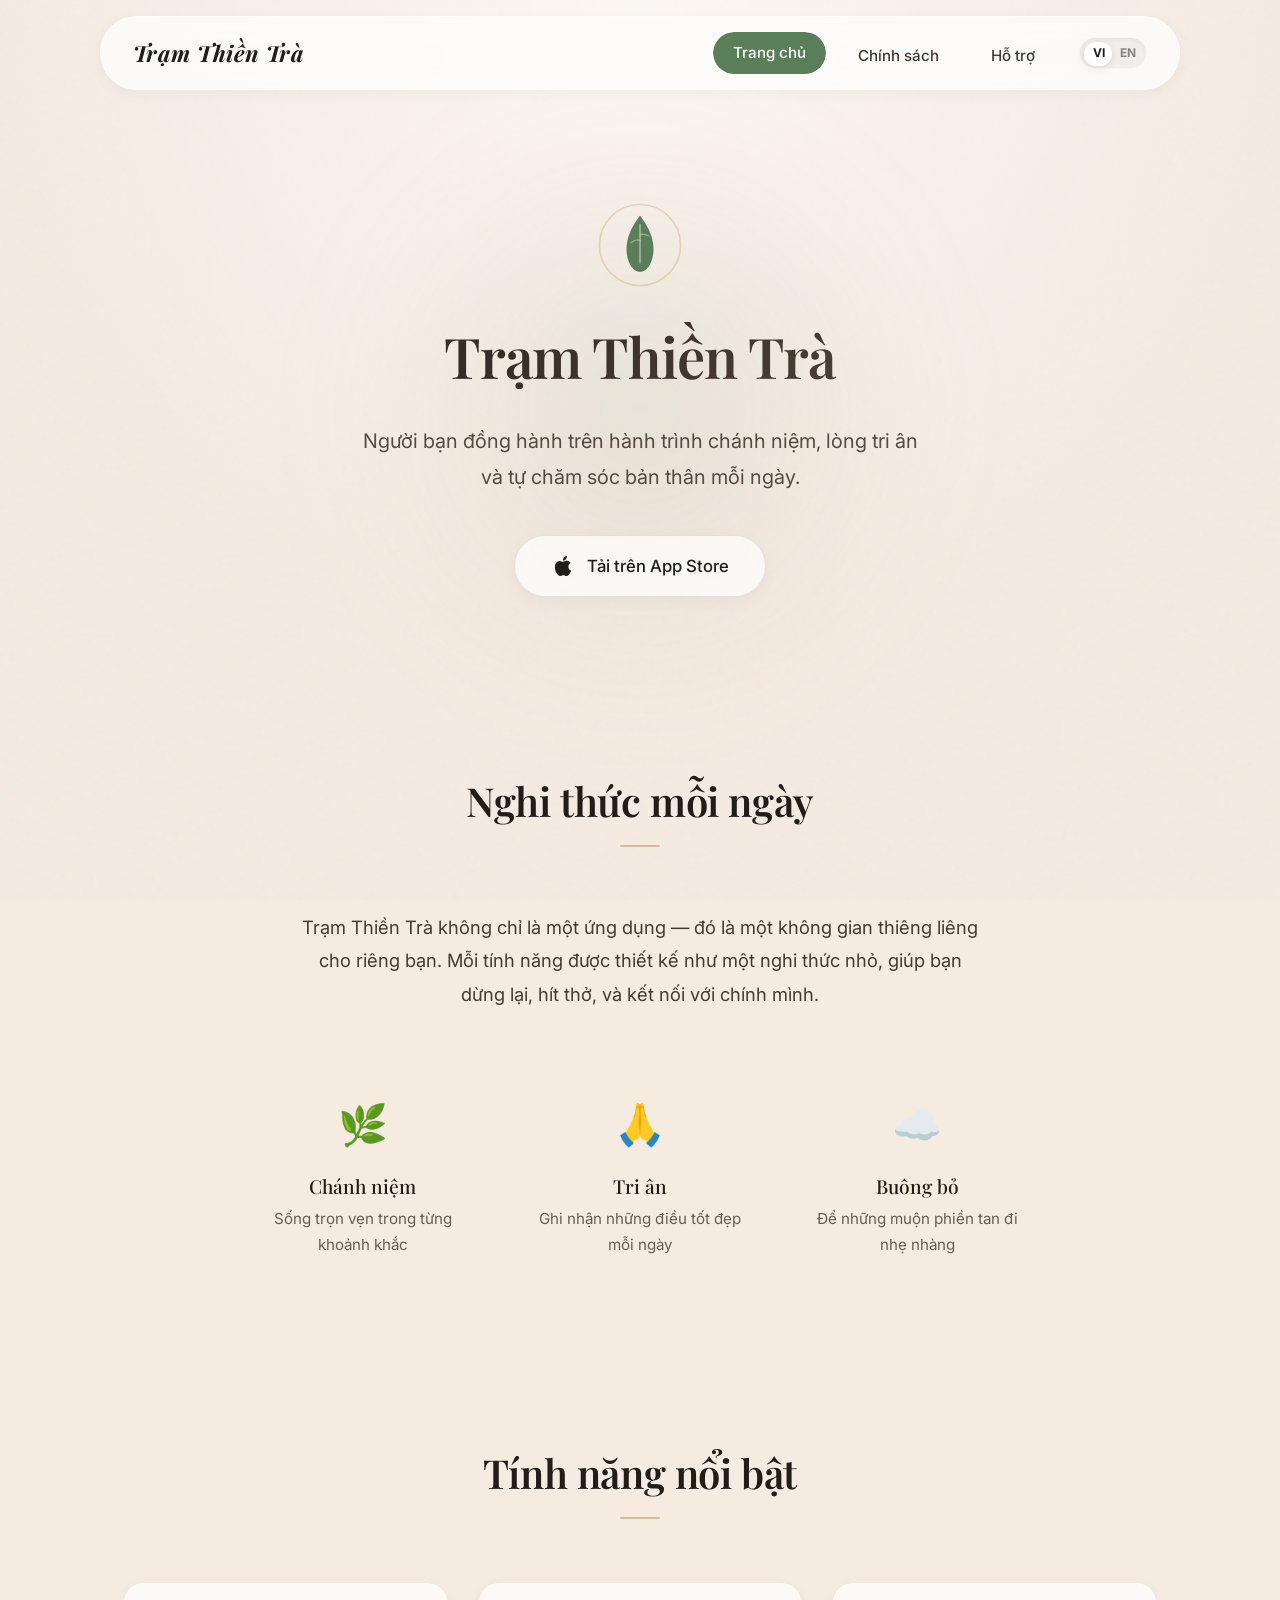
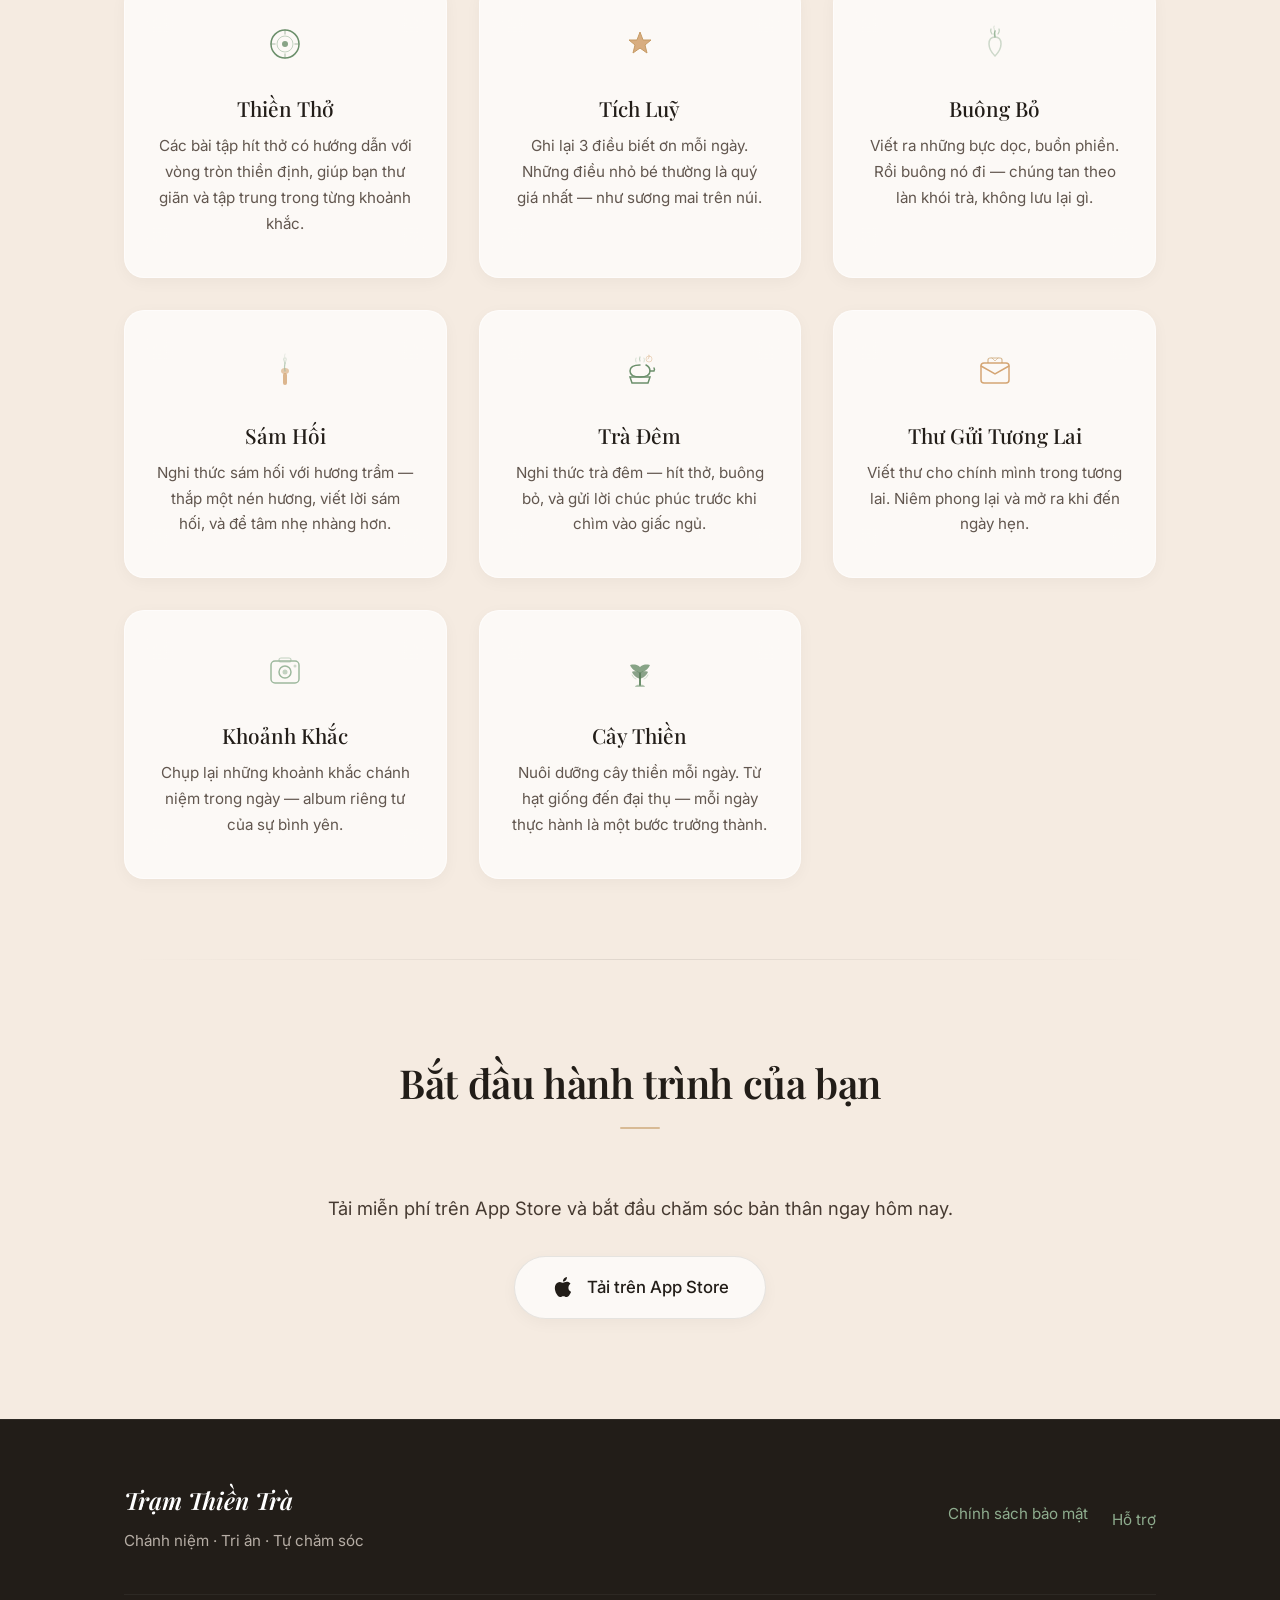
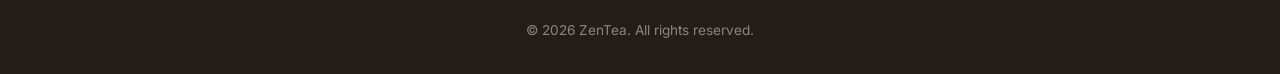
<file: index.html>
<!DOCTYPE html>
<html lang="vi">
<head>
  <meta charset="UTF-8">
  <meta name="viewport" content="width=device-width, initial-scale=1.0">
  <title>Trạm Thiền Trà — Chánh niệm, Tri ân, Tự chăm sóc</title>
  <meta name="description" content="Trạm Thiền Trà giúp bạn thực hành chánh niệm, ghi nhận lòng tri ân và tự chăm sóc bản thân mỗi ngày. Tải miễn phí trên App Store.">
  <meta property="og:title" content="Trạm Thiền Trà — Chánh niệm, Tri ân, Tự chăm sóc">
  <meta property="og:description" content="Ứng dụng tự chăm sóc bản thân với thiền thở, nhật ký tri ân, nghi thức buông bỏ, trà đêm, và nuôi dưỡng cây thiền mỗi ngày.">
  <meta property="og:type" content="website">
  <meta property="og:locale" content="vi_VN">
  <meta name="apple-itunes-app" content="app-id=6763527107">
  <link rel="icon" type="image/svg+xml" href="assets/favicon.svg">
  <link rel="preconnect" href="https://fonts.googleapis.com">
  <link rel="preconnect" href="https://fonts.gstatic.com" crossorigin>
  <link rel="stylesheet" href="css/style.css">
</head>
<body>

  <!-- Header -->
  <header class="site-header">
    <div class="container">
      <a href="index.html" class="site-logo">
        <span class="lang-vi">Trạm Thiền Trà</span>
        <span class="lang-en">ZenTea</span>
      </a>
      
      <div class="header-actions">
        <nav>
          <ul class="site-nav">
            <li><a href="index.html" class="active"><span class="lang-vi">Trang chủ</span><span class="lang-en">Home</span></a></li>
            <li><a href="privacy.html"><span class="lang-vi">Chính sách</span><span class="lang-en">Privacy</span></a></li>
            <li><a href="support.html"><span class="lang-vi">Hỗ trợ</span><span class="lang-en">Support</span></a></li>
          </ul>
        </nav>
        
        <div class="lang-switch-btn" id="langSwitcher" title="Switch Language">
          <div class="lang-switch-slider"></div>
          <div class="lang-text vi">VI</div>
          <div class="lang-text en">EN</div>
        </div>

        <button class="menu-toggle" aria-label="Menu" onclick="document.querySelector('.site-nav').classList.toggle('is-open')">
          <span></span><span></span><span></span>
        </button>
      </div>
    </div>
  </header>

  <main>
    <!-- Hero Section -->
    <section class="hero">
      <div class="hero-bg-blur"></div>
      <div class="container">
        <div class="hero-icon fade-up is-visible">
          <svg viewBox="0 0 80 80" fill="none" xmlns="http://www.w3.org/2000/svg" aria-hidden="true">
            <circle cx="40" cy="40" r="36" stroke="#D4A574" stroke-width="1.5" opacity="0.4"/>
            <path d="M40 14C32 24 28 34 28 44C28 54 33 64 40 64C47 64 52 54 52 44C52 34 48 24 40 14Z" fill="#5A7D5A"/>
            <path d="M40 22V56" stroke="#F5EBE1" stroke-width="1.5" stroke-linecap="round" opacity="0.5"/>
            <path d="M32 38C34 36 38 35 40 36" stroke="#F5EBE1" stroke-width="1.2" stroke-linecap="round" opacity="0.4"/>
            <path d="M48 32C46 31 42 30 40 31" stroke="#F5EBE1" stroke-width="1.2" stroke-linecap="round" opacity="0.4"/>
          </svg>
        </div>
        <h1 class="fade-up delay-100 is-visible">
          <span class="lang-vi">Trạm Thiền Trà</span>
          <span class="lang-en">ZenTea Station</span>
        </h1>
        <p class="tagline fade-up delay-200 is-visible">
          <span class="lang-vi">Người bạn đồng hành trên hành trình chánh niệm, lòng tri ân và tự chăm sóc bản thân mỗi ngày.</span>
          <span class="lang-en">Your companion on the journey of mindfulness, gratitude, and daily self-care.</span>
        </p>
        <a href="#download" class="app-store-btn fade-up delay-300 is-visible">
          <svg viewBox="0 0 24 24" fill="currentColor"><path d="M18.71 19.5c-.83 1.24-1.71 2.45-3.05 2.47-1.34.03-1.77-.79-3.29-.79-1.53 0-2 .77-3.27.82-1.31.05-2.3-1.32-3.14-2.53C4.25 17 2.94 12.45 4.7 9.39c.87-1.52 2.43-2.48 4.12-2.51 1.28-.02 2.5.87 3.29.87.78 0 2.26-1.07 3.8-.91.65.03 2.47.26 3.64 1.98-.09.06-2.17 1.28-2.15 3.81.03 3.02 2.65 4.03 2.68 4.04-.03.07-.42 1.44-1.38 2.83M13 3.5c.73-.83 1.94-1.46 2.94-1.5.13 1.17-.34 2.35-1.04 3.19-.69.85-1.83 1.51-2.95 1.42-.15-1.15.41-2.35 1.05-3.11z"/></svg>
          <span class="lang-vi">Tải trên App Store</span>
          <span class="lang-en">Download on the App Store</span>
        </a>
      </div>
    </section>

    <!-- Philosophy Section -->
    <section class="section philosophy-section" id="philosophy">
      <div class="container">
        <h2 class="section-title fade-up">
          <span class="lang-vi">Nghi thức mỗi ngày</span>
          <span class="lang-en">Daily Rituals</span>
        </h2>
        <p class="philosophy-text fade-up delay-100">
          <span class="lang-vi">Trạm Thiền Trà không chỉ là một ứng dụng — đó là một không gian thiêng liêng cho riêng bạn. Mỗi tính năng được thiết kế như một nghi thức nhỏ, giúp bạn dừng lại, hít thở, và kết nối với chính mình.</span>
          <span class="lang-en">ZenTea is more than an app — it's a sacred space just for you. Each feature is designed as a small ritual, helping you pause, breathe, and reconnect with yourself.</span>
        </p>
        <div class="philosophy-pillars fade-up delay-200">
          <div class="pillar">
            <span class="pillar-icon">🌿</span>
            <h3><span class="lang-vi">Chánh niệm</span><span class="lang-en">Mindfulness</span></h3>
            <p><span class="lang-vi">Sống trọn vẹn trong từng khoảnh khắc</span><span class="lang-en">Live fully in each moment</span></p>
          </div>
          <div class="pillar">
            <span class="pillar-icon">🙏</span>
            <h3><span class="lang-vi">Tri ân</span><span class="lang-en">Gratitude</span></h3>
            <p><span class="lang-vi">Ghi nhận những điều tốt đẹp mỗi ngày</span><span class="lang-en">Acknowledge the good in every day</span></p>
          </div>
          <div class="pillar">
            <span class="pillar-icon">☁️</span>
            <h3><span class="lang-vi">Buông bỏ</span><span class="lang-en">Release</span></h3>
            <p><span class="lang-vi">Để những muộn phiền tan đi nhẹ nhàng</span><span class="lang-en">Let worries dissolve gently</span></p>
          </div>
        </div>
      </div>
    </section>

    <!-- Features Section -->
    <section class="section section--alt" id="features">
      <div class="container">
        <h2 class="section-title fade-up">
          <span class="lang-vi">Tính năng nổi bật</span>
          <span class="lang-en">Key Features</span>
        </h2>
        <div class="features-grid">
          <!-- 1. Thiền Thở -->
          <div class="feature-card fade-up">
            <span class="feature-icon" aria-hidden="true">
              <svg width="40" height="40" viewBox="0 0 40 40" fill="none" style="margin:0 auto">
                <circle cx="20" cy="20" r="14" stroke="#6B8F6B" stroke-width="1.5" fill="none"/>
                <circle cx="20" cy="20" r="8" stroke="#9DB89D" stroke-width="1" fill="none" opacity="0.6"/>
                <circle cx="20" cy="20" r="3" fill="#6B8F6B" opacity="0.8"/>
                <path d="M20 6V10M20 30V34M6 20H10M30 20H34" stroke="#6B8F6B" stroke-width="1.5" stroke-linecap="round" opacity="0.4"/>
              </svg>
            </span>
            <h3>
              <span class="lang-vi">Thiền Thở</span>
              <span class="lang-en">Breathing Exercises</span>
            </h3>
            <p>
              <span class="lang-vi">Các bài tập hít thở có hướng dẫn với vòng tròn thiền định, giúp bạn thư giãn và tập trung trong từng khoảnh khắc.</span>
              <span class="lang-en">Guided breathing exercises with a meditation circle to help you relax and stay present.</span>
            </p>
          </div>
          <!-- 2. Tích Luỹ -->
          <div class="feature-card fade-up delay-100">
            <span class="feature-icon" aria-hidden="true">
              <svg width="40" height="40" viewBox="0 0 40 40" fill="none" style="margin:0 auto">
                <path d="M20 8L23 16H31L25 21L27 29L20 24L13 29L15 21L9 16H17Z" fill="#D4A574" opacity="0.9"/>
                <path d="M20 8L23 16H31L25 21L27 29L20 24L13 29L15 21L9 16H17Z" stroke="#C59A63" stroke-width="1" fill="none"/>
              </svg>
            </span>
            <h3>
              <span class="lang-vi">Tích Luỹ</span>
              <span class="lang-en">Gratitude Journal</span>
            </h3>
            <p>
              <span class="lang-vi">Ghi lại 3 điều biết ơn mỗi ngày. Những điều nhỏ bé thường là quý giá nhất — như sương mai trên núi.</span>
              <span class="lang-en">Record 3 things you're grateful for each day. The smallest things are often the most precious.</span>
            </p>
          </div>
          <!-- 3. Buông Bỏ -->
          <div class="feature-card fade-up delay-200">
            <span class="feature-icon" aria-hidden="true">
              <svg width="40" height="40" viewBox="0 0 40 40" fill="none" style="margin:0 auto">
                <path d="M20 32C20 32 14 26 14 20C14 16 16 13 20 13C24 13 26 16 26 20C26 26 20 32 20 32Z" stroke="#9DB89D" stroke-width="1.5" fill="none" opacity="0.5"/>
                <path d="M20 13C20 13 19 9 20 7" stroke="#9DB89D" stroke-width="1.5" stroke-linecap="round"/>
                <path d="M17 10C17 10 15 7 16 5" stroke="#9DB89D" stroke-width="1.2" stroke-linecap="round" opacity="0.6"/>
                <path d="M23 10C23 10 25 7 24 5" stroke="#9DB89D" stroke-width="1.2" stroke-linecap="round" opacity="0.6"/>
                <path d="M20 7C20 7 18 4 19 2" stroke="#9DB89D" stroke-width="1" stroke-linecap="round" opacity="0.4"/>
              </svg>
            </span>
            <h3>
              <span class="lang-vi">Buông Bỏ</span>
              <span class="lang-en">Release</span>
            </h3>
            <p>
              <span class="lang-vi">Viết ra những bực dọc, buồn phiền. Rồi buông nó đi — chúng tan theo làn khói trà, không lưu lại gì.</span>
              <span class="lang-en">Write down your worries and frustrations. Then let them go — they dissolve like tea smoke, nothing saved.</span>
            </p>
          </div>
          <!-- 4. Sám Hối -->
          <div class="feature-card fade-up delay-300">
            <span class="feature-icon" aria-hidden="true">
              <svg width="40" height="40" viewBox="0 0 40 40" fill="none" style="margin:0 auto">
                <rect x="18" y="22" width="4" height="12" rx="2" fill="#D4A574" opacity="0.8"/>
                <ellipse cx="20" cy="20" rx="4" ry="3" fill="#D4A574" opacity="0.6"/>
                <path d="M20 20C20 20 19 16 20 12" stroke="#9DB89D" stroke-width="1.2" stroke-linecap="round" opacity="0.7"/>
                <path d="M20 12C20 12 18 9 19 7" stroke="#9DB89D" stroke-width="1" stroke-linecap="round" opacity="0.5"/>
                <path d="M20 12C20 12 22 9 21 7" stroke="#9DB89D" stroke-width="1" stroke-linecap="round" opacity="0.4"/>
                <path d="M20 7C20 7 19 5 20 3" stroke="#9DB89D" stroke-width="0.8" stroke-linecap="round" opacity="0.3"/>
              </svg>
            </span>
            <h3>
              <span class="lang-vi">Sám Hối</span>
              <span class="lang-en">Repentance Ritual</span>
            </h3>
            <p>
              <span class="lang-vi">Nghi thức sám hối với hương trầm — thắp một nén hương, viết lời sám hối, và để tâm nhẹ nhàng hơn.</span>
              <span class="lang-en">A repentance ritual with incense — light a stick, write your confession, and let your heart feel lighter.</span>
            </p>
          </div>
          <!-- 5. Trà Đêm -->
          <div class="feature-card fade-up">
            <span class="feature-icon" aria-hidden="true">
              <svg width="40" height="40" viewBox="0 0 40 40" fill="none" style="margin:0 auto">
                <path d="M26 14C26 14 30 16 30 20C30 24 26 26 20 26C14 26 10 24 10 20C10 16 14 14 20 14" stroke="#6B8F6B" stroke-width="1.5" stroke-linecap="round" fill="none"/>
                <path d="M10 26H30L28 32H12L10 26Z" stroke="#6B8F6B" stroke-width="1.5" fill="none"/>
                <path d="M30 20H34C34 20 35 18 34 17" stroke="#6B8F6B" stroke-width="1.5" stroke-linecap="round" fill="none"/>
                <path d="M20 10C20 10 19 8 20 6" stroke="#9DB89D" stroke-width="1.2" stroke-linecap="round" opacity="0.6"/>
                <path d="M16 11C16 11 15 9 16 7" stroke="#9DB89D" stroke-width="1" stroke-linecap="round" opacity="0.4"/>
                <path d="M24 11C24 11 25 9 24 7" stroke="#9DB89D" stroke-width="1" stroke-linecap="round" opacity="0.4"/>
                <path d="M28 8C28 8 30 6 29 4" stroke="#D4A574" stroke-width="1" stroke-linecap="round" opacity="0.5"/>
                <circle cx="29" cy="8" r="3" stroke="#D4A574" stroke-width="1" fill="none" opacity="0.4"/>
              </svg>
            </span>
            <h3>
              <span class="lang-vi">Trà Đêm</span>
              <span class="lang-en">Night Tea</span>
            </h3>
            <p>
              <span class="lang-vi">Nghi thức trà đêm — hít thở, buông bỏ, và gửi lời chúc phúc trước khi chìm vào giấc ngủ.</span>
              <span class="lang-en">An evening tea ritual — breathe, release, and send blessings before drifting into sleep.</span>
            </p>
          </div>
          <!-- 6. Thư Gửi Tương Lai -->
          <div class="feature-card fade-up delay-100">
            <span class="feature-icon" aria-hidden="true">
              <svg width="40" height="40" viewBox="0 0 40 40" fill="none" style="margin:0 auto">
                <rect x="6" y="12" width="28" height="20" rx="3" stroke="#D4A574" stroke-width="1.5" fill="none"/>
                <path d="M6 15L20 23L34 15" stroke="#D4A574" stroke-width="1.5" stroke-linecap="round"/>
                <path d="M13 12V9C13 8 14 7 15 7H25C26 7 27 8 27 9V12" stroke="#C59A63" stroke-width="1.2" fill="none" opacity="0.7"/>
                <path d="M17 7L20 10L23 7" stroke="#C59A63" stroke-width="1" stroke-linecap="round" opacity="0.5"/>
              </svg>
            </span>
            <h3>
              <span class="lang-vi">Thư Gửi Tương Lai</span>
              <span class="lang-en">Future Letters</span>
            </h3>
            <p>
              <span class="lang-vi">Viết thư cho chính mình trong tương lai. Niêm phong lại và mở ra khi đến ngày hẹn.</span>
              <span class="lang-en">Write letters to your future self. Seal them and open when the day arrives.</span>
            </p>
          </div>
          <!-- 7. Khoảnh Khắc -->
          <div class="feature-card fade-up delay-200">
            <span class="feature-icon" aria-hidden="true">
              <svg width="40" height="40" viewBox="0 0 40 40" fill="none" style="margin:0 auto">
                <rect x="6" y="10" width="28" height="22" rx="4" stroke="#9DB89D" stroke-width="1.5" fill="none"/>
                <circle cx="20" cy="21" r="6" stroke="#9DB89D" stroke-width="1.5" fill="none"/>
                <circle cx="20" cy="21" r="2.5" fill="#9DB89D" opacity="0.6"/>
                <rect x="14" y="7" width="12" height="4" rx="2" stroke="#9DB89D" stroke-width="1.2" fill="none" opacity="0.6"/>
                <circle cx="30" cy="15" r="1.5" fill="#9DB89D" opacity="0.5"/>
              </svg>
            </span>
            <h3>
              <span class="lang-vi">Khoảnh Khắc</span>
              <span class="lang-en">Mindful Moments</span>
            </h3>
            <p>
              <span class="lang-vi">Chụp lại những khoảnh khắc chánh niệm trong ngày — album riêng tư của sự bình yên.</span>
              <span class="lang-en">Capture mindful moments throughout your day — a private album of peace.</span>
            </p>
          </div>
          <!-- 8. Cây Thiền -->
          <div class="feature-card fade-up delay-300">
            <span class="feature-icon" aria-hidden="true">
              <svg width="40" height="40" viewBox="0 0 40 40" fill="none" style="margin:0 auto">
                <path d="M20 34V22" stroke="#6B8F6B" stroke-width="2" stroke-linecap="round"/>
                <path d="M20 22C20 22 12 20 10 14C10 14 16 12 20 16C24 12 30 14 30 14C28 20 20 22 20 22Z" fill="#6B8F6B" opacity="0.8"/>
                <path d="M20 28C20 28 14 26 12 21C12 21 16 19 20 22C24 19 28 21 28 21C26 26 20 28 20 28Z" fill="#5A7D5A" opacity="0.7"/>
                <path d="M20 34C20 34 16 33 15 36H25C24 33 20 34 20 34Z" fill="#6B8F6B" opacity="0.5"/>
                <path d="M16 28C16 28 13 27 12 24" stroke="#9DB89D" stroke-width="1" stroke-linecap="round" opacity="0.5"/>
                <path d="M24 28C24 28 27 27 28 24" stroke="#9DB89D" stroke-width="1" stroke-linecap="round" opacity="0.5"/>
              </svg>
            </span>
            <h3>
              <span class="lang-vi">Cây Thiền</span>
              <span class="lang-en">Zen Tree</span>
            </h3>
            <p>
              <span class="lang-vi">Nuôi dưỡng cây thiền mỗi ngày. Từ hạt giống đến đại thụ — mỗi ngày thực hành là một bước trưởng thành.</span>
              <span class="lang-en">Nurture your zen tree daily. From seed to great tree — each day of practice is a step of growth.</span>
            </p>
          </div>
        </div>
      </div>
    </section>

    <!-- Download CTA -->
    <section class="section cta-section" id="download">
      <div class="container">
        <h2 class="section-title fade-up">
          <span class="lang-vi">Bắt đầu hành trình của bạn</span>
          <span class="lang-en">Start Your Journey</span>
        </h2>
        <p class="fade-up delay-100">
          <span class="lang-vi">Tải miễn phí trên App Store và bắt đầu chăm sóc bản thân ngay hôm nay.</span>
          <span class="lang-en">Download for free on the App Store and start caring for yourself today.</span>
        </p>
        <a href="https://apps.apple.com/vn/app/tr%E1%BA%A1m-thi%E1%BB%81n-tr%C3%A0/id6763527107" class="app-store-btn fade-up delay-200">
          <svg viewBox="0 0 24 24" fill="currentColor"><path d="M18.71 19.5c-.83 1.24-1.71 2.45-3.05 2.47-1.34.03-1.77-.79-3.29-.79-1.53 0-2 .77-3.27.82-1.31.05-2.3-1.32-3.14-2.53C4.25 17 2.94 12.45 4.7 9.39c.87-1.52 2.43-2.48 4.12-2.51 1.28-.02 2.5.87 3.29.87.78 0 2.26-1.07 3.8-.91.65.03 2.47.26 3.64 1.98-.09.06-2.17 1.28-2.15 3.81.03 3.02 2.65 4.03 2.68 4.04-.03.07-.42 1.44-1.38 2.83M13 3.5c.73-.83 1.94-1.46 2.94-1.5.13 1.17-.34 2.35-1.04 3.19-.69.85-1.83 1.51-2.95 1.42-.15-1.15.41-2.35 1.05-3.11z"/></svg>
          <span class="lang-vi">Tải trên App Store</span>
          <span class="lang-en">Download on App Store</span>
        </a>
      </div>
    </section>
  </main>

  <!-- Footer -->
  <footer class="site-footer">
    <div class="container">
      <div class="footer-content">
        <div>
          <div class="footer-brand">
            <span class="lang-vi">Trạm Thiền Trà</span>
            <span class="lang-en">ZenTea</span>
          </div>
          <div class="footer-tagline">
            <span class="lang-vi">Chánh niệm &middot; Tri ân &middot; Tự chăm sóc</span>
            <span class="lang-en">Mindfulness &middot; Gratitude &middot; Self-care</span>
          </div>
        </div>
        <ul class="footer-links">
          <li><a href="privacy.html">
            <span class="lang-vi">Chính sách bảo mật</span>
            <span class="lang-en">Privacy Policy</span>
          </a></li>
          <li><a href="support.html">
            <span class="lang-vi">Hỗ trợ</span>
            <span class="lang-en">Support</span>
          </a></li>
        </ul>
      </div>
      <div class="footer-bottom">
        &copy; 2026 ZenTea. All rights reserved.
      </div>
    </div>
  </footer>

  <script>
    // Internationalization Script
    const langSwitcher = document.getElementById('langSwitcher');
    
    function setLanguage(lang) {
      if (lang === 'en') {
        document.body.classList.add('en-mode');
        document.documentElement.lang = 'en';
      } else {
        document.body.classList.remove('en-mode');
        document.documentElement.lang = 'vi';
      }
      localStorage.setItem('zentea_lang', lang);
    }

    // Initialize from local storage
    const savedLang = localStorage.getItem('zentea_lang') || 'vi';
    setLanguage(savedLang);

    langSwitcher.addEventListener('click', () => {
      const isEn = document.body.classList.contains('en-mode');
      setLanguage(isEn ? 'vi' : 'en');
    });

    // Intersection Observer for scroll animations
    document.addEventListener('DOMContentLoaded', () => {
      const observer = new IntersectionObserver((entries) => {
        entries.forEach(entry => {
          if (entry.isIntersecting) {
            entry.target.classList.add('is-visible');
          }
        });
      }, { threshold: 0.1, rootMargin: "0px 0px -50px 0px" });

      document.querySelectorAll('.fade-up:not(.is-visible)').forEach((el) => {
        observer.observe(el);
      });
    });
  </script>
</body>
</html>
</file>
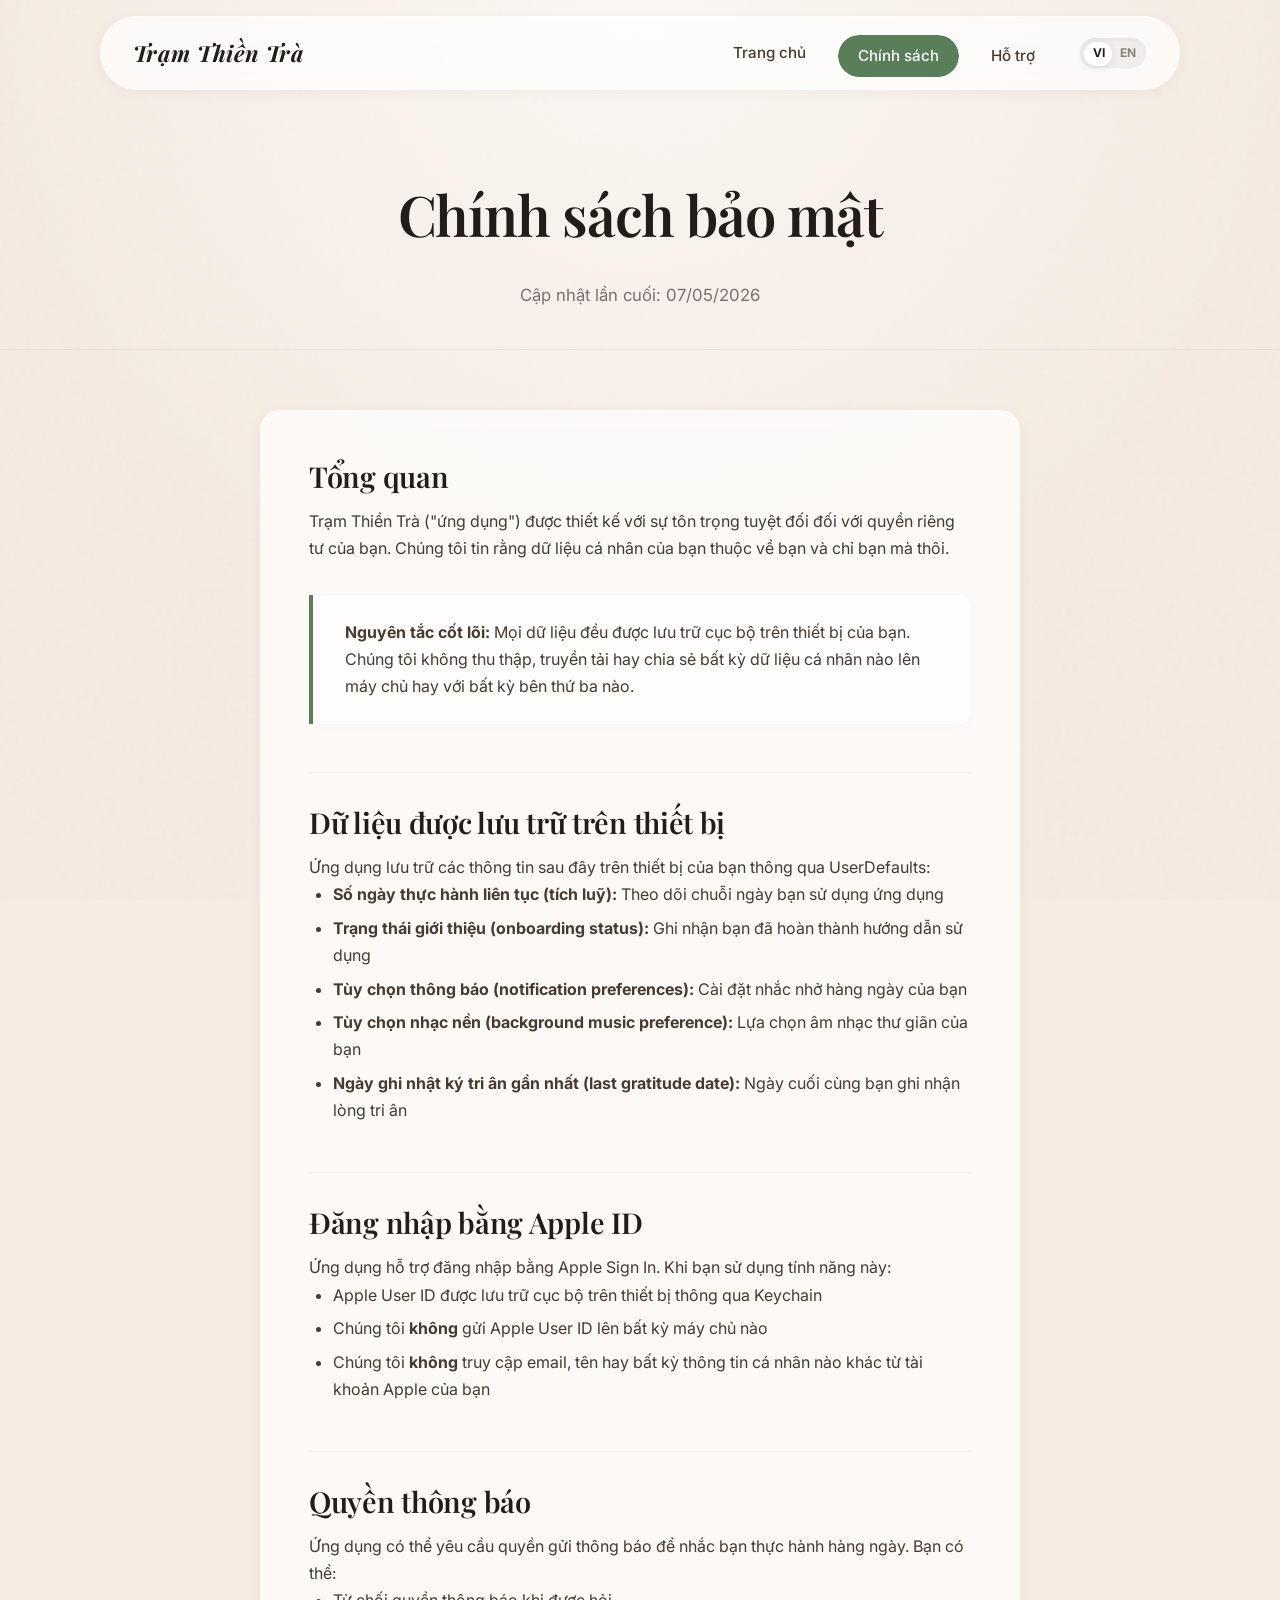
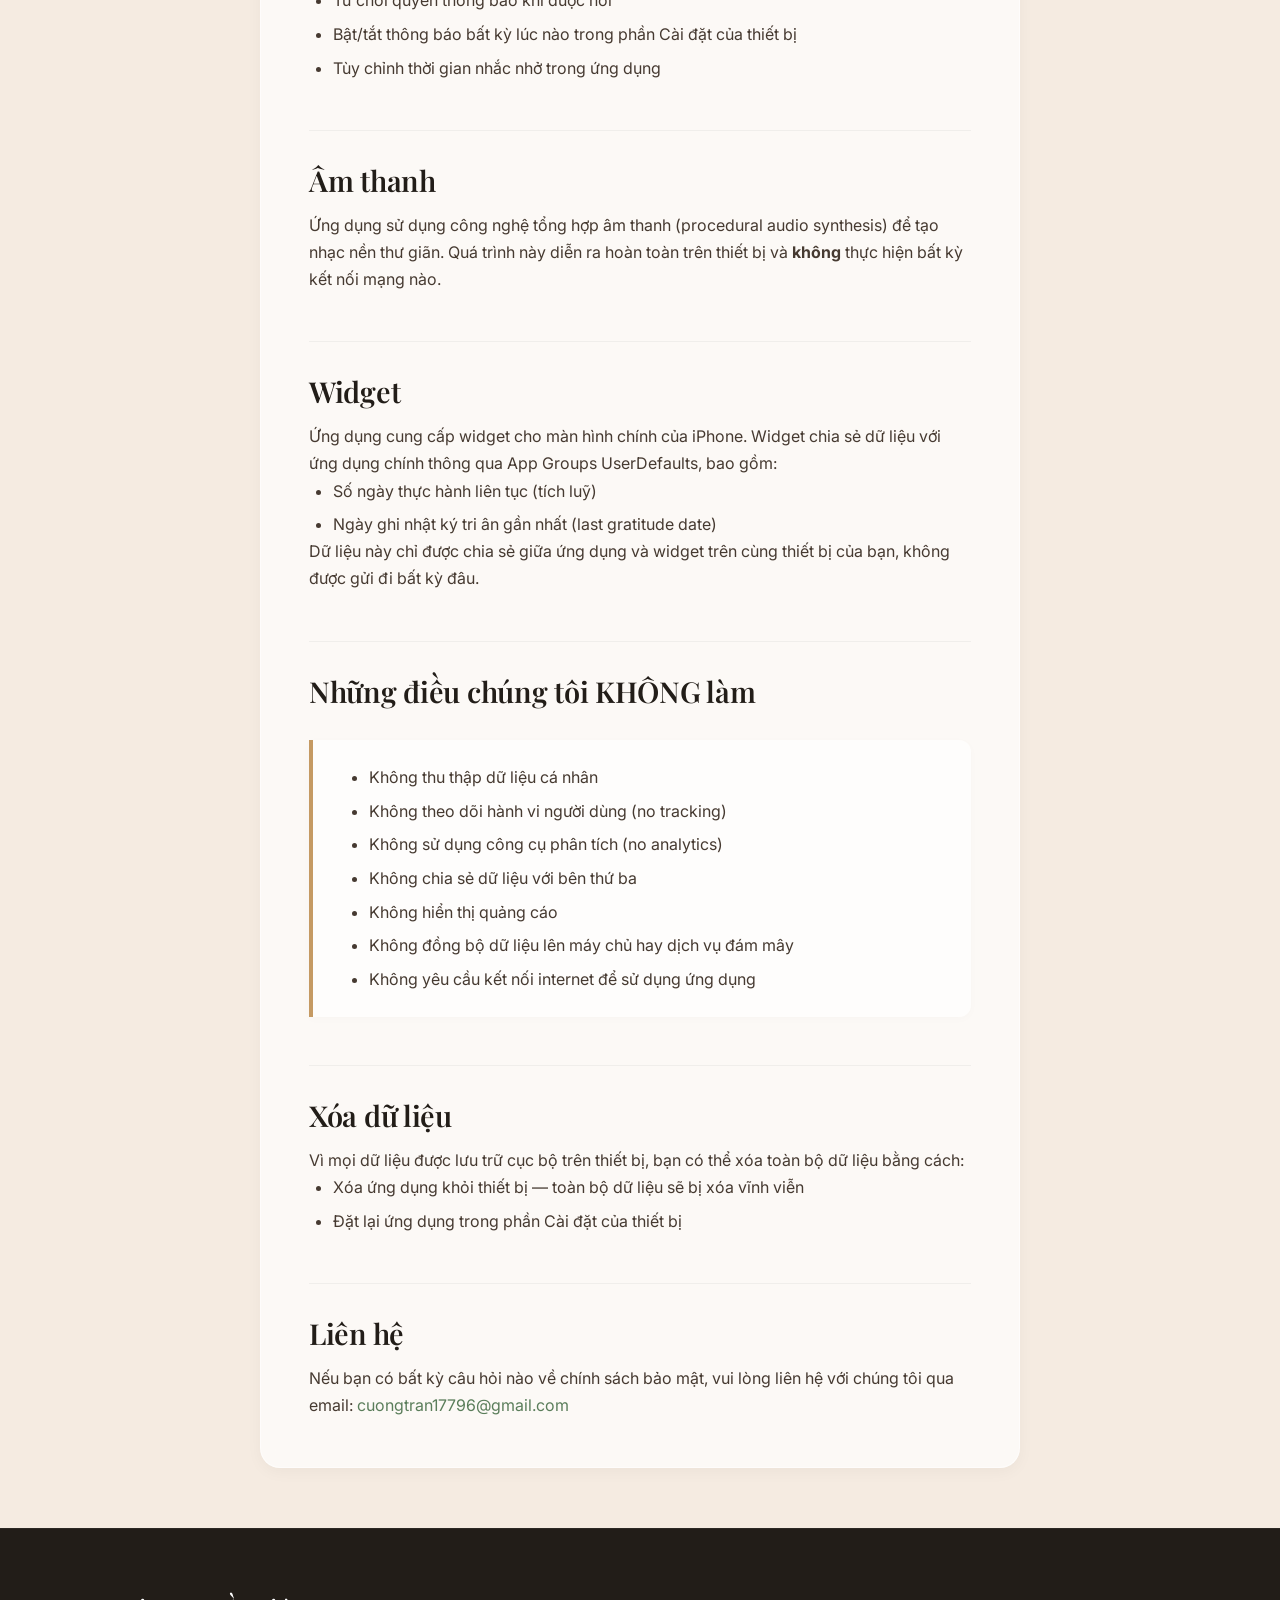
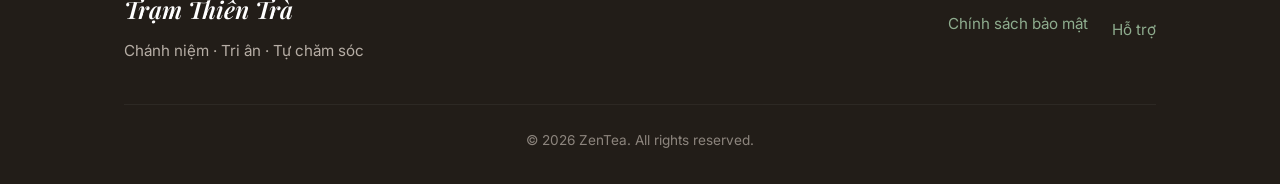
<file: privacy.html>
<!DOCTYPE html>
<html lang="vi">
<head>
  <meta charset="UTF-8">
  <meta name="viewport" content="width=device-width, initial-scale=1.0">
  <title>Chính sách bảo mật — Trạm Thiền Trà / Privacy Policy — ZenTea</title>
  <meta name="description" content="Chính sách bảo mật của ứng dụng Trạm Thiền Trà. Dữ liệu của bạn được lưu trữ hoàn toàn trên thiết bị, không chia sẻ với bất kỳ bên thứ ba nào.">
  <meta property="og:title" content="Chính sách bảo mật — Trạm Thiền Trà">
  <meta property="og:description" content="Chính sách bảo mật của ứng dụng Trạm Thiền Trà. Mọi dữ liệu đều được lưu trữ cục bộ trên thiết bị của bạn.">
  <meta property="og:type" content="website">
  <meta property="og:locale" content="vi_VN">
  <link rel="icon" type="image/svg+xml" href="assets/favicon.svg">
  <link rel="preconnect" href="https://fonts.googleapis.com">
  <link rel="preconnect" href="https://fonts.gstatic.com" crossorigin>
  <link rel="stylesheet" href="css/style.css">
</head>
<body>

  <!-- Header -->
  <header class="site-header">
    <div class="container">
      <a href="index.html" class="site-logo">
        <span class="lang-vi">Trạm Thiền Trà</span>
        <span class="lang-en">ZenTea</span>
      </a>
      
      <div class="header-actions">
        <nav>
          <ul class="site-nav">
            <li><a href="index.html"><span class="lang-vi">Trang chủ</span><span class="lang-en">Home</span></a></li>
            <li><a href="privacy.html" class="active"><span class="lang-vi">Chính sách</span><span class="lang-en">Privacy</span></a></li>
            <li><a href="support.html"><span class="lang-vi">Hỗ trợ</span><span class="lang-en">Support</span></a></li>
          </ul>
        </nav>
        
        <div class="lang-switch-btn" id="langSwitcher" title="Switch Language">
          <div class="lang-switch-slider"></div>
          <div class="lang-text vi">VI</div>
          <div class="lang-text en">EN</div>
        </div>

        <button class="menu-toggle" aria-label="Menu" onclick="document.querySelector('.site-nav').classList.toggle('is-open')">
          <span></span><span></span><span></span>
        </button>
      </div>
    </div>
  </header>

  <main>
    <!-- Page Header -->
    <section class="page-header">
      <div class="container">
        <h1>
          <span class="lang-vi">Chính sách bảo mật</span>
          <span class="lang-en">Privacy Policy</span>
        </h1>
        <p>
          <span class="lang-vi">Cập nhật lần cuối: 07/05/2026</span>
          <span class="lang-en">Last updated: May 07, 2026</span>
        </p>
      </div>
    </section>

    <!-- Content -->
    <section class="content-section">
      <div class="container">
        <div class="content-body">

          <h2>
            <span class="lang-vi">Tổng quan</span>
            <span class="lang-en">Overview</span>
          </h2>
          <p>
            <span class="lang-vi">Trạm Thiền Trà ("ứng dụng") được thiết kế với sự tôn trọng tuyệt đối đối với quyền riêng tư của bạn. Chúng tôi tin rằng dữ liệu cá nhân của bạn thuộc về bạn và chỉ bạn mà thôi.</span>
            <span class="lang-en">ZenTea ("the app") is designed with absolute respect for your privacy. We believe your personal data belongs to you and only you.</span>
          </p>

          <div class="highlight-box">
            <p>
              <strong class="lang-vi">Nguyên tắc cốt lõi:</strong>
              <strong class="lang-en">Core principle:</strong>
              <span class="lang-vi"> Mọi dữ liệu đều được lưu trữ cục bộ trên thiết bị của bạn. Chúng tôi không thu thập, truyền tải hay chia sẻ bất kỳ dữ liệu cá nhân nào lên máy chủ hay với bất kỳ bên thứ ba nào.</span>
              <span class="lang-en"> All data is stored locally on your device. We do not collect, transmit, or share any personal data to servers or any third parties.</span>
            </p>
          </div>

          <h2>
            <span class="lang-vi">Dữ liệu được lưu trữ trên thiết bị</span>
            <span class="lang-en">Data Stored on Your Device</span>
          </h2>
          <p>
            <span class="lang-vi">Ứng dụng lưu trữ các thông tin sau đây trên thiết bị của bạn thông qua UserDefaults:</span>
            <span class="lang-en">The app stores the following information on your device via UserDefaults:</span>
          </p>
          <ul>
            <li>
              <strong class="lang-vi">Số ngày thực hành liên tục (tích luỹ):</strong>
              <strong class="lang-en">Streak count:</strong>
              <span class="lang-vi"> Theo dõi chuỗi ngày bạn sử dụng ứng dụng</span>
              <span class="lang-en"> Tracks your consecutive days of practice</span>
            </li>
            <li>
              <strong class="lang-vi">Trạng thái giới thiệu (onboarding status):</strong>
              <strong class="lang-en">Onboarding status:</strong>
              <span class="lang-vi"> Ghi nhận bạn đã hoàn thành hướng dẫn sử dụng</span>
              <span class="lang-en"> Records that you completed the onboarding guide</span>
            </li>
            <li>
              <strong class="lang-vi">Tùy chọn thông báo (notification preferences):</strong>
              <strong class="lang-en">Notification preferences:</strong>
              <span class="lang-vi"> Cài đặt nhắc nhở hàng ngày của bạn</span>
              <span class="lang-en"> Your daily reminder settings</span>
            </li>
            <li>
              <strong class="lang-vi">Tùy chọn nhạc nền (background music preference):</strong>
              <strong class="lang-en">Background music preference:</strong>
              <span class="lang-vi"> Lựa chọn âm nhạc thư giãn của bạn</span>
              <span class="lang-en"> Your relaxation music choices</span>
            </li>
            <li>
              <strong class="lang-vi">Ngày ghi nhật ký tri ân gần nhất (last gratitude date):</strong>
              <strong class="lang-en">Last gratitude date:</strong>
              <span class="lang-vi"> Ngày cuối cùng bạn ghi nhận lòng tri ân</span>
              <span class="lang-en"> The last date you recorded gratitude</span>
            </li>
          </ul>

          <h2>
            <span class="lang-vi">Đăng nhập bằng Apple ID</span>
            <span class="lang-en">Apple Sign In</span>
          </h2>
          <p>
            <span class="lang-vi">Ứng dụng hỗ trợ đăng nhập bằng Apple Sign In. Khi bạn sử dụng tính năng này:</span>
            <span class="lang-en">The app supports Apple Sign In. When you use this feature:</span>
          </p>
          <ul>
            <li>
              <span class="lang-vi">Apple User ID được lưu trữ cục bộ trên thiết bị thông qua Keychain</span>
              <span class="lang-en">Your Apple User ID is stored locally on the device via Keychain</span>
            </li>
            <li>
              <span class="lang-vi">Chúng tôi <strong class="lang-vi">không</strong> gửi Apple User ID lên bất kỳ máy chủ nào</span>
              <span class="lang-en">We do <strong class="lang-en">not</strong> send your Apple User ID to any server</span>
            </li>
            <li>
              <span class="lang-vi">Chúng tôi <strong class="lang-vi">không</strong> truy cập email, tên hay bất kỳ thông tin cá nhân nào khác từ tài khoản Apple của bạn</span>
              <span class="lang-en">We do <strong class="lang-en">not</strong> access your email, name, or any other personal information from your Apple account</span>
            </li>
          </ul>

          <h2>
            <span class="lang-vi">Quyền thông báo</span>
            <span class="lang-en">Notification Permissions</span>
          </h2>
          <p>
            <span class="lang-vi">Ứng dụng có thể yêu cầu quyền gửi thông báo để nhắc bạn thực hành hàng ngày. Bạn có thể:</span>
            <span class="lang-en">The app may request notification permissions to send daily practice reminders. You can:</span>
          </p>
          <ul>
            <li>
              <span class="lang-vi">Từ chối quyền thông báo khi được hỏi</span>
              <span class="lang-en">Decline the permission when prompted</span>
            </li>
            <li>
              <span class="lang-vi">Bật/tắt thông báo bất kỳ lúc nào trong phần Cài đặt của thiết bị</span>
              <span class="lang-en">Toggle notifications anytime in device Settings</span>
            </li>
            <li>
              <span class="lang-vi">Tùy chỉnh thời gian nhắc nhở trong ứng dụng</span>
              <span class="lang-en">Customize reminder times within the app</span>
            </li>
          </ul>

          <h2>
            <span class="lang-vi">Âm thanh</span>
            <span class="lang-en">Audio</span>
          </h2>
          <p>
            <span class="lang-vi">Ứng dụng sử dụng công nghệ tổng hợp âm thanh (procedural audio synthesis) để tạo nhạc nền thư giãn. Quá trình này diễn ra hoàn toàn trên thiết bị và <strong class="lang-vi">không</strong> thực hiện bất kỳ kết nối mạng nào.</span>
            <span class="lang-en">The app uses procedural audio synthesis to generate relaxation music. This process happens entirely on-device and makes <strong class="lang-en">no network calls</strong>.</span>
          </p>

          <h2>
            <span class="lang-vi">Widget</span>
            <span class="lang-en">Widget</span>
          </h2>
          <p>
            <span class="lang-vi">Ứng dụng cung cấp widget cho màn hình chính của iPhone. Widget chia sẻ dữ liệu với ứng dụng chính thông qua App Groups UserDefaults, bao gồm:</span>
            <span class="lang-en">The app provides a Home Screen widget. The widget shares data with the main app through App Groups UserDefaults, including:</span>
          </p>
          <ul>
            <li>
              <span class="lang-vi">Số ngày thực hành liên tục (tích luỹ)</span>
              <span class="lang-en">Streak count</span>
            </li>
            <li>
              <span class="lang-vi">Ngày ghi nhật ký tri ân gần nhất (last gratitude date)</span>
              <span class="lang-en">Last gratitude date</span>
            </li>
          </ul>
          <p>
            <span class="lang-vi">Dữ liệu này chỉ được chia sẻ giữa ứng dụng và widget trên cùng thiết bị của bạn, không được gửi đi bất kỳ đâu.</span>
            <span class="lang-en">This data is only shared between the app and widget on your device and is never transmitted elsewhere.</span>
          </p>

          <h2>
            <span class="lang-vi">Những điều chúng tôi KHÔNG làm</span>
            <span class="lang-en">What We Do NOT Do</span>
          </h2>
          <div class="highlight-box not-collect-box">
            <ul>
              <li>
                <span class="lang-vi">Không thu thập dữ liệu cá nhân</span>
                <span class="lang-en">No personal data collection</span>
              </li>
              <li>
                <span class="lang-vi">Không theo dõi hành vi người dùng (no tracking)</span>
                <span class="lang-en">No user behavior tracking</span>
              </li>
              <li>
                <span class="lang-vi">Không sử dụng công cụ phân tích (no analytics)</span>
                <span class="lang-en">No analytics tools</span>
              </li>
              <li>
                <span class="lang-vi">Không chia sẻ dữ liệu với bên thứ ba</span>
                <span class="lang-en">No third-party data sharing</span>
              </li>
              <li>
                <span class="lang-vi">Không hiển thị quảng cáo</span>
                <span class="lang-en">No advertisements</span>
              </li>
              <li>
                <span class="lang-vi">Không đồng bộ dữ liệu lên máy chủ hay dịch vụ đám mây</span>
                <span class="lang-en">No server or cloud synchronization</span>
              </li>
              <li>
                <span class="lang-vi">Không yêu cầu kết nối internet để sử dụng ứng dụng</span>
                <span class="lang-en">No internet connection required to use the app</span>
              </li>
            </ul>
          </div>

          <h2>
            <span class="lang-vi">Xóa dữ liệu</span>
            <span class="lang-en">Data Deletion</span>
          </h2>
          <p>
            <span class="lang-vi">Vì mọi dữ liệu được lưu trữ cục bộ trên thiết bị, bạn có thể xóa toàn bộ dữ liệu bằng cách:</span>
            <span class="lang-en">Since all data is stored locally on your device, you can delete all data by:</span>
          </p>
          <ul>
            <li>
              <span class="lang-vi">Xóa ứng dụng khỏi thiết bị — toàn bộ dữ liệu sẽ bị xóa vĩnh viễn</span>
              <span class="lang-en">Uninstalling the app — all data will be permanently deleted</span>
            </li>
            <li>
              <span class="lang-vi">Đặt lại ứng dụng trong phần Cài đặt của thiết bị</span>
              <span class="lang-en">Resetting the app in your device Settings</span>
            </li>
          </ul>

          <h2>
            <span class="lang-vi">Liên hệ</span>
            <span class="lang-en">Contact</span>
          </h2>
          <p>
            <span class="lang-vi">Nếu bạn có bất kỳ câu hỏi nào về chính sách bảo mật, vui lòng liên hệ với chúng tôi qua email: </span>
            <span class="lang-en">If you have any questions about this privacy policy, please contact us at: </span>
            <a href="mailto:cuongtran17796@gmail.com">cuongtran17796@gmail.com</a>
          </p>

        </div>
      </div>
    </section>
  </main>

  <!-- Footer -->
  <footer class="site-footer">
    <div class="container">
      <div class="footer-content">
        <div>
          <div class="footer-brand">
            <span class="lang-vi">Trạm Thiền Trà</span>
            <span class="lang-en">ZenTea</span>
          </div>
          <div class="footer-tagline">
            <span class="lang-vi">Chánh niệm &middot; Tri ân &middot; Tự chăm sóc</span>
            <span class="lang-en">Mindfulness &middot; Gratitude &middot; Self-care</span>
          </div>
        </div>
        <ul class="footer-links">
          <li><a href="privacy.html">
            <span class="lang-vi">Chính sách bảo mật</span>
            <span class="lang-en">Privacy Policy</span>
          </a></li>
          <li><a href="support.html">
            <span class="lang-vi">Hỗ trợ</span>
            <span class="lang-en">Support</span>
          </a></li>
        </ul>
      </div>
      <div class="footer-bottom">
        &copy; 2026 ZenTea. All rights reserved.
      </div>
    </div>
  </footer>

  <script>
    // Internationalization Script
    const langSwitcher = document.getElementById('langSwitcher');
    
    function setLanguage(lang) {
      if (lang === 'en') {
        document.body.classList.add('en-mode');
        document.documentElement.lang = 'en';
      } else {
        document.body.classList.remove('en-mode');
        document.documentElement.lang = 'vi';
      }
      localStorage.setItem('zentea_lang', lang);
    }

    // Initialize from local storage
    const savedLang = localStorage.getItem('zentea_lang') || 'vi';
    setLanguage(savedLang);

    langSwitcher.addEventListener('click', () => {
      const isEn = document.body.classList.contains('en-mode');
      setLanguage(isEn ? 'vi' : 'en');
    });
  </script>
</body>
</html>
</file>
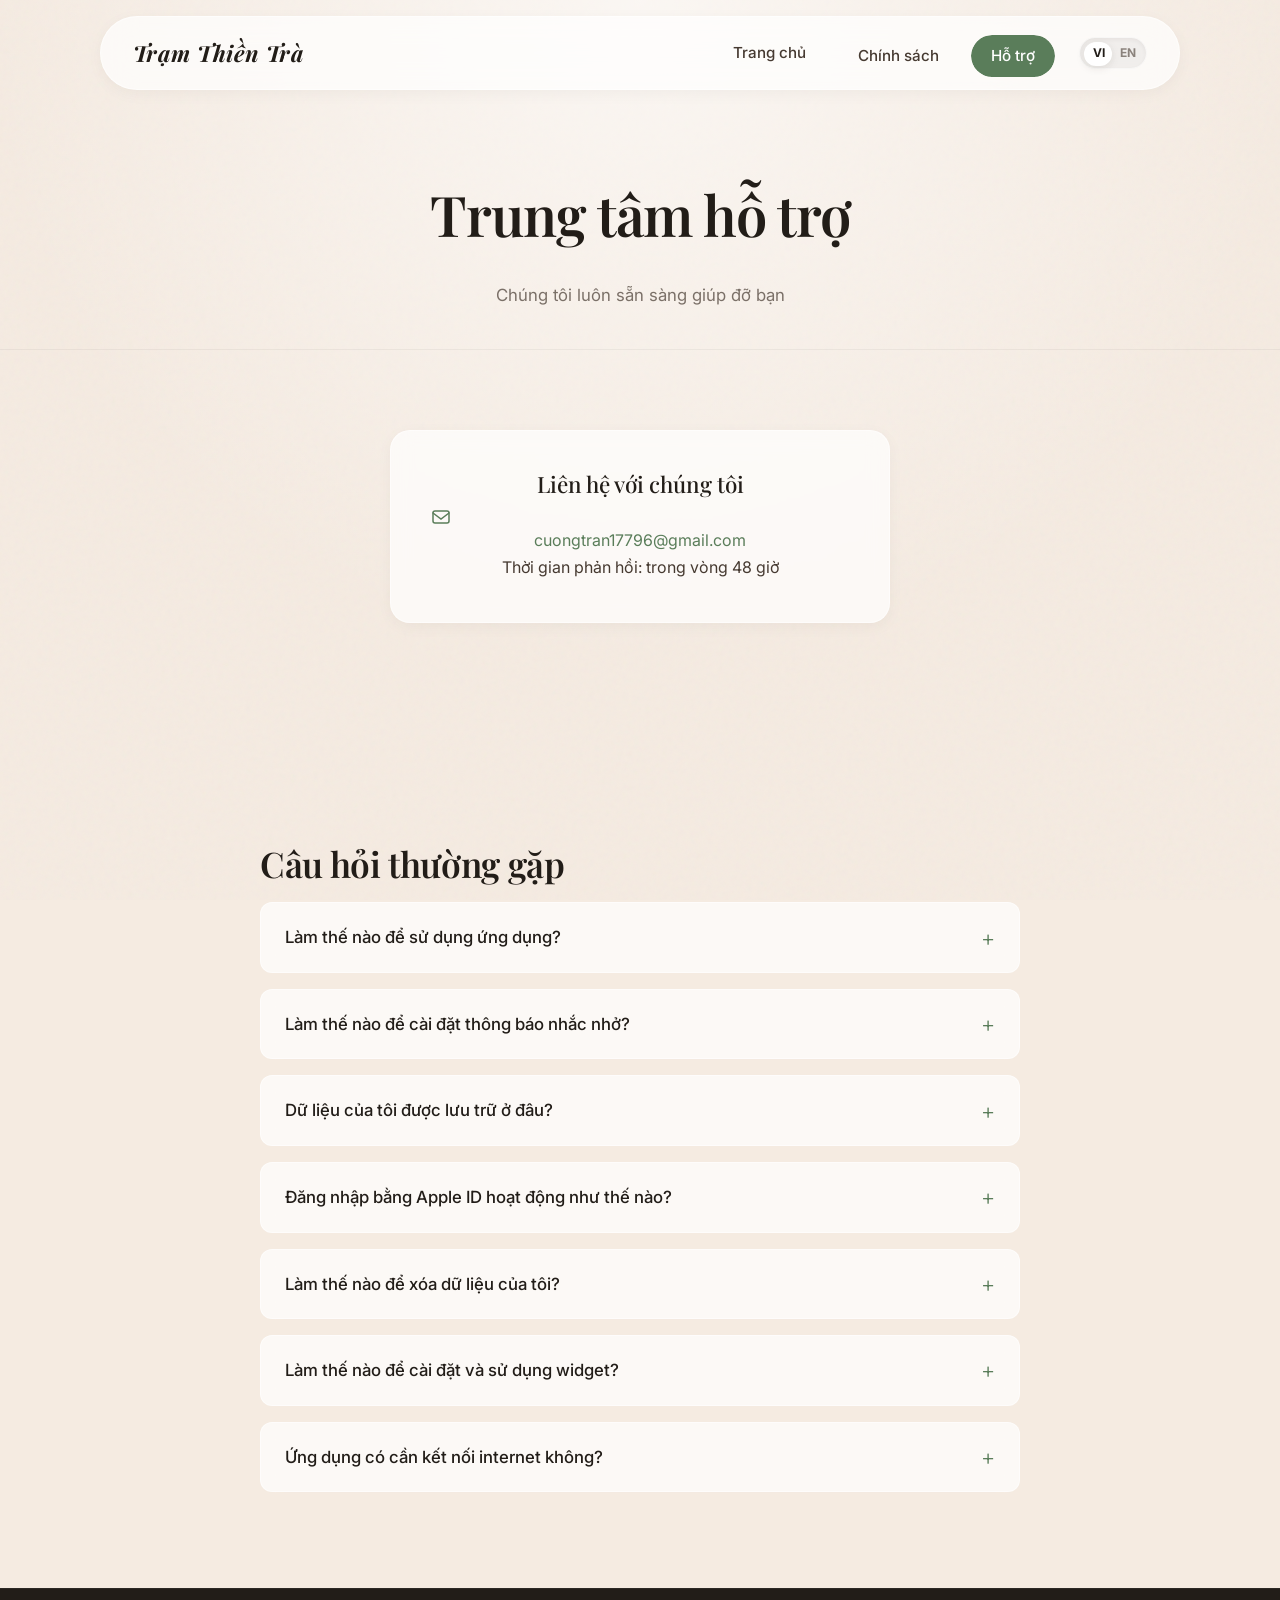
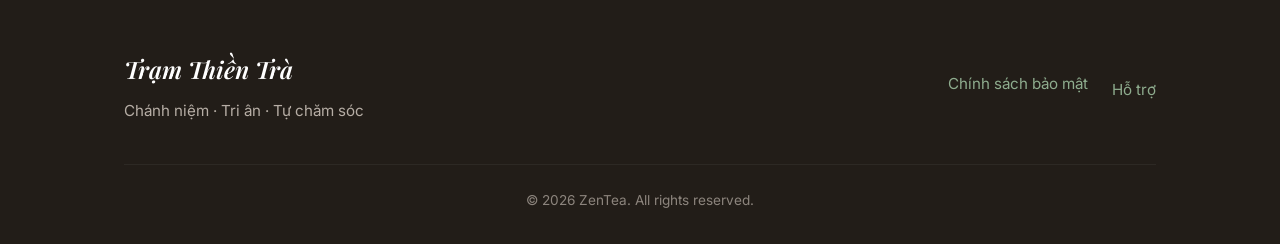
<file: support.html>
<!DOCTYPE html>
<html lang="vi">
<head>
  <meta charset="UTF-8">
  <meta name="viewport" content="width=device-width, initial-scale=1.0">
  <title>Hỗ trợ — Trạm Thiền Trà / Support — ZenTea</title>
  <meta name="description" content="Trung tâm hỗ trợ Trạm Thiền Trà. Câu hỏi thường gặp và thông tin liên hệ để được hỗ trợ sử dụng ứng dụng.">
  <meta property="og:title" content="Hỗ trợ — Trạm Thiền Trà">
  <meta property="og:description" content="Trung tâm hỗ trợ và câu hỏi thường gặp của ứng dụng Trạm Thiền Trà.">
  <meta property="og:type" content="website">
  <meta property="og:locale" content="vi_VN">
  <link rel="icon" type="image/svg+xml" href="assets/favicon.svg">
  <link rel="preconnect" href="https://fonts.googleapis.com">
  <link rel="preconnect" href="https://fonts.gstatic.com" crossorigin>
  <link rel="stylesheet" href="css/style.css">
</head>
<body>

  <!-- Header -->
  <header class="site-header">
    <div class="container">
      <a href="index.html" class="site-logo">
        <span class="lang-vi">Trạm Thiền Trà</span>
        <span class="lang-en">ZenTea</span>
      </a>
      
      <div class="header-actions">
        <nav>
          <ul class="site-nav">
            <li><a href="index.html"><span class="lang-vi">Trang chủ</span><span class="lang-en">Home</span></a></li>
            <li><a href="privacy.html"><span class="lang-vi">Chính sách</span><span class="lang-en">Privacy</span></a></li>
            <li><a href="support.html" class="active"><span class="lang-vi">Hỗ trợ</span><span class="lang-en">Support</span></a></li>
          </ul>
        </nav>
        
        <div class="lang-switch-btn" id="langSwitcher" title="Switch Language">
          <div class="lang-switch-slider"></div>
          <div class="lang-text vi">VI</div>
          <div class="lang-text en">EN</div>
        </div>

        <button class="menu-toggle" aria-label="Menu" onclick="document.querySelector('.site-nav').classList.toggle('is-open')">
          <span></span><span></span><span></span>
        </button>
      </div>
    </div>
  </header>

  <main>
    <!-- Page Header -->
    <section class="page-header">
      <div class="container">
        <h1>
          <span class="lang-vi">Trung tâm hỗ trợ</span>
          <span class="lang-en">Support Center</span>
        </h1>
        <p>
          <span class="lang-vi">Chúng tôi luôn sẵn sàng giúp đỡ bạn</span>
          <span class="lang-en">We are always here to help you</span>
        </p>
      </div>
    </section>

    <!-- Contact Card -->
    <section class="section">
      <div class="container">
        <div class="contact-card">
          <h3>
            <span class="lang-vi">Liên hệ với chúng tôi</span>
            <span class="lang-en">Contact us</span>
          </h3>
          <a href="mailto:cuongtran17796@gmail.com" class="contact-email">
            <svg width="20" height="20" viewBox="0 0 20 20" fill="none"><rect x="2" y="4" width="16" height="12" rx="2" stroke="currentColor" stroke-width="1.5"/><path d="M2 6L10 12L18 6" stroke="currentColor" stroke-width="1.5" stroke-linecap="round"/></svg>
            cuongtran17796@gmail.com
          </a>
          <p class="response-time">
            <span class="lang-vi">Thời gian phản hồi: trong vòng 48 giờ</span>
            <span class="lang-en">Response time: within 48 hours</span>
          </p>
        </div>
      </div>
    </section>

    <!-- FAQ Section -->
    <section class="section section--alt">
      <div class="container">
        <div class="faq-section">
          <h2>
            <span class="lang-vi">Câu hỏi thường gặp</span>
            <span class="lang-en">Frequently Asked Questions</span>
          </h2>

          <details class="faq-item">
            <summary>
              <span class="lang-vi">Làm thế nào để sử dụng ứng dụng?</span>
              <span class="lang-en">How do I use the app?</span>
            </summary>
            <div class="faq-answer">
              <p>
                <span class="lang-vi">Sau khi tải và mở ứng dụng, bạn sẽ được hướng dẫn qua các bước giới thiệu. Ứng dụng có ba tính năng chính:</span>
                <span class="lang-en">After downloading and opening the app, you will be guided through an onboarding process. The app has three main features:</span>
              </p>
              <p>
                <strong class="lang-vi">Bài tập thở:</strong>
                <strong class="lang-en">Breathing exercises:</strong>
                <span class="lang-vi"> Chọn một bài tập thở và làm theo hướng dẫn trên màn hình. Hít vào, giữ và thở ra theo nhịp độ được hiển thị.</span>
                <span class="lang-en"> Choose a breathing exercise and follow the on-screen guidance. Breathe in, hold, and breathe out following the displayed rhythm.</span>
              </p>
              <p>
                <strong class="lang-vi">Nhật ký tri ân:</strong>
                <strong class="lang-en">Gratitude journal:</strong>
                <span class="lang-vi"> Mỗi ngày, hãy ghi lại những điều bạn cảm thấy tri ân. Việc này giúp nuôi dưỡng sự tích cực và lòng tri ân trong cuộc sống.</span>
                <span class="lang-en"> Each day, write down things you feel grateful for. This helps cultivate positivity and gratitude in your life.</span>
              </p>
              <p>
                <strong class="lang-vi">Âm nhạc thư giãn:</strong>
                <strong class="lang-en">Relaxation music:</strong>
                <span class="lang-vi"> Bật nhạc nền thư giãn trong khi thực hành hoặc bất kỳ lúc nào bạn muốn thư giãn.</span>
                <span class="lang-en"> Play background relaxation music while practicing or anytime you want to relax.</span>
              </p>
            </div>
          </details>

          <details class="faq-item">
            <summary>
              <span class="lang-vi">Làm thế nào để cài đặt thông báo nhắc nhở?</span>
              <span class="lang-en">How do I configure notification reminders?</span>
            </summary>
            <div class="faq-answer">
              <p>
                <span class="lang-vi">Để cài đặt thông báo nhắc nhở hàng ngày:</span>
                <span class="lang-en">To configure daily reminders:</span>
              </p>
              <p>
                <span class="lang-vi">1. Khi sử dụng ứng dụng lần đầu, bạn sẽ được hỏi về quyền thông báo. Hãy chọn "Cho phép".</span>
                <span class="lang-en">1. When using the app for the first time, you will be asked about notification permission. Choose "Allow".</span>
              </p>
              <p>
                <span class="lang-vi">2. Nếu bạn đã từ chối trước đó, hãy vào <strong>Cài đặt</strong> > <strong>Trạm Thiền Trà</strong> > <strong>Thông báo</strong> trên thiết bị của bạn để bật lại.</span>
                <span class="lang-en">2. If you previously declined, go to <strong>Settings</strong> > <strong>Tram Thien Tra</strong> > <strong>Notifications</strong> on your device to enable them.</span>
              </p>
              <p>
                <span class="lang-vi">3. Bạn có thể tùy chỉnh thời gian nhắc nhở trong phần cài đặt của ứng dụng.</span>
                <span class="lang-en">3. You can customize reminder times within the app settings.</span>
              </p>
            </div>
          </details>

          <details class="faq-item">
            <summary>
              <span class="lang-vi">Dữ liệu của tôi được lưu trữ ở đâu?</span>
              <span class="lang-en">Where is my data stored?</span>
            </summary>
            <div class="faq-answer">
              <p>
                <span class="lang-vi">Mọi dữ liệu của bạn được lưu trữ <strong>hoàn toàn trên thiết bị</strong> của bạn. Chúng tôi không có máy chủ hay dịch vụ đám mây nào. Điều này có nghĩa là:</span>
                <span class="lang-en">All your data is stored <strong>entirely on your device</strong>. We have no servers or cloud services. This means:</span>
              </p>
              <p>
                <span class="lang-vi">- Dữ liệu của bạn hoàn toàn riêng tư và an toàn</span>
                <span class="lang-en">- Your data is completely private and secure</span>
              </p>
              <p>
                <span class="lang-vi">- Không ai khác có thể truy cập dữ liệu của bạn</span>
                <span class="lang-en">- No one else can access your data</span>
              </p>
              <p>
                <span class="lang-vi">- Ứng dụng hoạt động bình thường cả khi không có kết nối internet</span>
                <span class="lang-en">- The app works normally even without internet connection</span>
              </p>
              <p>
                <span class="lang-vi">Xem thêm chi tiết tại trang <a href="privacy.html">Chính sách bảo mật</a>.</span>
                <span class="lang-en">See our <a href="privacy.html">Privacy Policy</a> for more details.</span>
              </p>
            </div>
          </details>

          <details class="faq-item">
            <summary>
              <span class="lang-vi">Đăng nhập bằng Apple ID hoạt động như thế nào?</span>
              <span class="lang-en">How does Apple Sign In work?</span>
            </summary>
            <div class="faq-answer">
              <p>
                <span class="lang-vi">Trạm Thiền Trà hỗ trợ đăng nhập bằng Apple Sign In. Khi bạn sử dụng tính năng này:</span>
                <span class="lang-en">ZenTea supports Apple Sign In. When you use this feature:</span>
              </p>
              <p>
                <span class="lang-vi">- Chỉ có Apple User ID được lưu trữ cục bộ trên thiết bị của bạn thông qua Keychain</span>
                <span class="lang-en">- Only your Apple User ID is stored locally on your device via Keychain</span>
              </p>
              <p>
                <span class="lang-vi">- Chúng tôi <strong>không</strong> thu thập email, tên hay bất kỳ thông tin cá nhân nào từ tài khoản Apple của bạn</span>
                <span class="lang-en">- We do <strong>not</strong> collect your email, name, or any personal information from your Apple account</span>
              </p>
              <p>
                <span class="lang-vi">- Chúng tôi <strong>không</strong> gửi bất kỳ dữ liệu nào lên máy chủ</span>
                <span class="lang-en">- We do <strong>not</strong> send any data to servers</span>
              </p>
            </div>
          </details>

          <details class="faq-item">
            <summary>
              <span class="lang-vi">Làm thế nào để xóa dữ liệu của tôi?</span>
              <span class="lang-en">How do I delete my data?</span>
            </summary>
            <div class="faq-answer">
              <p>
                <span class="lang-vi">Vì mọi dữ liệu được lưu trữ cục bộ trên thiết bị, bạn có thể xóa toàn bộ dữ liệu bằng cách:</span>
                <span class="lang-en">Since all data is stored locally on your device, you can delete all data by:</span>
              </p>
              <p>
                <span class="lang-vi"><strong>Cách 1:</strong> Xóa ứng dụng khỏi thiết bị. Toàn bộ dữ liệu sẽ bị xóa vĩnh viễn khi bạn gỡ bỏ ứng dụng.</span>
                <span class="lang-en"><strong>Option 1:</strong> Delete the app from your device. All data will be permanently deleted when you uninstall the app.</span>
              </p>
              <p>
                <span class="lang-vi"><strong>Cách 2:</strong> Vào <strong>Cài đặt</strong> > <strong>Cài đặt chung</strong> > <strong>Dung lượng iPhone</strong> > <strong>Trạm Thiền Trà</strong> > <strong>Xóa ứng dụng</strong>.</span>
                <span class="lang-en"><strong>Option 2:</strong> Go to <strong>Settings</strong> > <strong>General</strong> > <strong>iPhone Storage</strong> > <strong>Tram Thien Tra</strong> > <strong>Delete App</strong>.</span>
              </p>
              <p>
                <span class="lang-vi">Lưu ý: Sau khi xóa, dữ liệu không thể khôi phục được vì chúng tôi không lưu trữ bản sao trên máy chủ.</span>
                <span class="lang-en">Note: After deletion, data cannot be recovered as we do not store backups on any server.</span>
              </p>
            </div>
          </details>

          <details class="faq-item">
            <summary>
              <span class="lang-vi">Làm thế nào để cài đặt và sử dụng widget?</span>
              <span class="lang-en">How do I set up and use the widget?</span>
            </summary>
            <div class="faq-answer">
              <p>
                <span class="lang-vi">Để thêm widget Trạm Thiền Trà lên màn hình chính:</span>
                <span class="lang-en">To add the widget to your home screen:</span>
              </p>
              <p>
                <span class="lang-vi">1. Nhấn giữ vào vùng trống trên màn hình chính cho đến khi các biểu tượng rung.</span>
                <span class="lang-en">1. Long-press on an empty area of your home screen until the icons jiggle.</span>
              </p>
              <p>
                <span class="lang-vi">2. Nhấn vào nút <strong>"+"</strong> ở góc trên bên trái.</span>
                <span class="lang-en">2. Tap the <strong>"+"</strong> button in the top-left corner.</span>
              </p>
              <p>
                <span class="lang-vi">3. Tìm kiếm "Trạm Thiền Trà" trong danh sách widget.</span>
                <span class="lang-en">3. Search for "Tram Thien Tra" in the widget list.</span>
              </p>
              <p>
                <span class="lang-vi">4. Chọn kích thước widget mong muốn và nhấn <strong>"Thêm widget"</strong>.</span>
                <span class="lang-en">4. Select your desired widget size and tap <strong>"Add Widget"</strong>.</span>
              </p>
              <p>
                <span class="lang-vi">Widget hiển thị số ngày thực hành liên tục (tích luỹ) và ngày ghi nhật ký tri ân gần nhất. Dữ liệu được tự động cập nhật khi bạn sử dụng ứng dụng.</span>
                <span class="lang-en">The widget displays your streak count and last gratitude date. Data updates automatically when you use the app.</span>
              </p>
              <p>
                <span class="lang-vi"><strong>Khắc phục sự cố:</strong> Nếu widget không hiển thị dữ liệu, hãy mở ứng dụng một lần để đồng bộ dữ liệu, sau đó quay lại màn hình chính.</span>
                <span class="lang-en"><strong>Troubleshooting:</strong> If the widget does not display data, open the app once to sync data, then return to the home screen.</span>
              </p>
            </div>
          </details>

          <details class="faq-item">
            <summary>
              <span class="lang-vi">Ứng dụng có cần kết nối internet không?</span>
              <span class="lang-en">Does the app require an internet connection?</span>
            </summary>
            <div class="faq-answer">
              <p>
                <strong class="lang-vi">Không.</strong>
                <strong class="lang-en">No.</strong>
                <span class="lang-vi"> Trạm Thiền Trà hoạt động hoàn toàn ngoại tuyến (offline). Tất cả tính năng bao gồm bài tập thở, nhật ký tri ân và âm nhạc thư giãn đều hoạt động mà không cần kết nối internet.</span>
                <span class="lang-en"> The app works entirely offline. All features including breathing exercises, gratitude journal, and relaxation music work without internet access.</span>
              </p>
              <p>
                <span class="lang-vi">Âm nhạc thư giãn được tạo bằng công nghệ tổng hợp âm thanh trên thiết bị, không cần tải về từ máy chủ.</span>
                <span class="lang-en">Relaxation music is generated using on-device procedural audio synthesis, no server downloads required.</span>
              </p>
            </div>
          </details>

        </div>
      </div>
    </section>

  </main>

  <!-- Footer -->
  <footer class="site-footer">
    <div class="container">
      <div class="footer-content">
        <div>
          <div class="footer-brand">
            <span class="lang-vi">Trạm Thiền Trà</span>
            <span class="lang-en">ZenTea</span>
          </div>
          <div class="footer-tagline">
            <span class="lang-vi">Chánh niệm &middot; Tri ân &middot; Tự chăm sóc</span>
            <span class="lang-en">Mindfulness &middot; Gratitude &middot; Self-care</span>
          </div>
        </div>
        <ul class="footer-links">
          <li><a href="privacy.html">
            <span class="lang-vi">Chính sách bảo mật</span>
            <span class="lang-en">Privacy Policy</span>
          </a></li>
          <li><a href="support.html">
            <span class="lang-vi">Hỗ trợ</span>
            <span class="lang-en">Support</span>
          </a></li>
        </ul>
      </div>
      <div class="footer-bottom">
        &copy; 2026 ZenTea. All rights reserved.
      </div>
    </div>
  </footer>

  <script>
    // Internationalization Script
    const langSwitcher = document.getElementById('langSwitcher');
    
    function setLanguage(lang) {
      if (lang === 'en') {
        document.body.classList.add('en-mode');
        document.documentElement.lang = 'en';
      } else {
        document.body.classList.remove('en-mode');
        document.documentElement.lang = 'vi';
      }
      localStorage.setItem('zentea_lang', lang);
    }

    // Initialize from local storage
    const savedLang = localStorage.getItem('zentea_lang') || 'vi';
    setLanguage(savedLang);

    langSwitcher.addEventListener('click', () => {
      const isEn = document.body.classList.contains('en-mode');
      setLanguage(isEn ? 'vi' : 'en');
    });
  </script>
</body>
</html>
</file>
<file: css/style.css>
/* ============================================
   Tram Thien Tra — Shared Stylesheet
   Premium Zen Design System
   ============================================ */

@import url('https://fonts.googleapis.com/css2?family=Inter:wght@400;500;600&family=Playfair+Display:ital,wght@0,400;0,600;0,700;1,400&display=swap');

/* --- Custom Properties --- */
:root {
  /* Colors */
  --zen-cream: #F5EBE1; /* Lighter, warmer paper base */
  --zen-cream-dark: #E6DACD;
  --zen-brown: #463A31; /* Soft text color */
  --zen-brown-dark: #221D18; /* Deep ink wash */
  --zen-sage: #5A7D5A;
  --zen-sage-light: #8EAC8E;
  --zen-gold: #C59A63;
  --zen-white: #FFFFFF;
  
  /* Typography */
  --font-heading: 'Playfair Display', serif;
  --font-body: 'Inter', sans-serif;

  /* Structure */
  --max-width: 1080px;
  --nav-height: 72px;
  --radius: 20px;
  --radius-sm: 12px;
  
  /* Shadows & Glass */
  --shadow-sm: 0 4px 16px rgba(34, 29, 24, 0.04);
  --shadow-md: 0 10px 40px rgba(34, 29, 24, 0.08);
  --shadow-hover: 0 20px 60px rgba(34, 29, 24, 0.12);
  --glass-bg: rgba(255, 255, 255, 0.7);
  --glass-border: 1px solid rgba(255, 255, 255, 0.5);
  
  --transition: 0.4s cubic-bezier(0.16, 1, 0.3, 1);
  --transition-slow: 0.8s cubic-bezier(0.16, 1, 0.3, 1);
}

/* --- Reset & Base --- */
*, *::before, *::after {
  box-sizing: border-box;
  margin: 0;
  padding: 0;
}

html {
  scroll-behavior: smooth;
  -webkit-text-size-adjust: 100%;
}

body {
  font-family: var(--font-body);
  font-size: 16px;
  line-height: 1.7;
  color: var(--zen-brown);
  background-color: var(--zen-cream);
  /* Subtle noise/paper texture */
  background-image: 
    radial-gradient(circle at 50% 0%, rgba(255,255,255,0.6) 0%, transparent 60%),
    url("data:image/svg+xml,%3Csvg viewBox='0 0 200 200' xmlns='http://www.w3.org/2000/svg'%3E%3Cfilter id='noiseFilter'%3E%3CfeTurbulence type='fractalNoise' baseFrequency='0.8' numOctaves='3' stitchTiles='stitch'/%3E%3C/filter%3E%3Crect width='100%25' height='100%25' filter='url(%23noiseFilter)' opacity='0.04'/%3E%3C/svg%3E");
  background-attachment: fixed;
  min-height: 100vh;
  display: flex;
  flex-direction: column;
  overflow-x: hidden;
}

img, svg {
  display: block;
  max-width: 100%;
}

a {
  color: var(--zen-sage);
  text-decoration: none;
  transition: color var(--transition);
}

a:hover {
  color: var(--zen-sage-light);
}

h1, h2, h3, h4 {
  font-family: var(--font-heading);
  color: var(--zen-brown-dark);
  line-height: 1.2;
  font-weight: 600;
}

h1 { font-size: 3.5rem; letter-spacing: -0.02em; margin-bottom: 0.6em; }
h2 { font-size: 2.2rem; letter-spacing: -0.01em; margin-bottom: 0.5em; }
h3 { font-size: 1.4rem; font-weight: 500; margin-bottom: 0.4em; }

p + p { margin-top: 1.2em; }
ul, ol { padding-left: 1.5em; }
li + li { margin-top: 0.4em; }

/* --- Utility & Animations --- */
.container {
  width: 100%;
  max-width: var(--max-width);
  margin: 0 auto;
  padding: 0 24px;
}

.text-center { text-align: center; }

.sr-only {
  position: absolute; width: 1px; height: 1px; padding: 0; margin: -1px;
  overflow: hidden; clip: rect(0, 0, 0, 0); border: 0;
}

/* Scroll Animations */
.fade-up {
  opacity: 0;
  transform: translateY(30px);
  transition: opacity var(--transition-slow), transform var(--transition-slow);
}

.fade-up.is-visible {
  opacity: 1;
  transform: translateY(0);
}

.delay-100 { transition-delay: 100ms; }
.delay-200 { transition-delay: 200ms; }
.delay-300 { transition-delay: 300ms; }

/* --- Header & Navigation (Glassmorphism) --- */
.site-header {
  position: fixed;
  top: 16px;
  left: 50%;
  transform: translateX(-50%);
  width: calc(100% - 32px);
  max-width: var(--max-width);
  z-index: 100;
  background: var(--glass-bg);
  backdrop-filter: blur(16px);
  -webkit-backdrop-filter: blur(16px);
  border: var(--glass-border);
  border-radius: 100px;
  box-shadow: var(--shadow-sm);
  transition: padding var(--transition), box-shadow var(--transition);
}

.site-header .container {
  display: flex;
  align-items: center;
  justify-content: space-between;
  height: var(--nav-height);
  padding: 0 32px;
}

.site-logo {
  font-family: var(--font-heading);
  font-size: 1.4rem;
  color: var(--zen-brown-dark);
  font-weight: 700;
  letter-spacing: 0.02em;
  font-style: italic;
}

.site-nav {
  display: flex;
  gap: 12px;
  list-style: none;
  align-items: center;
}

.header-actions {
  display: flex;
  align-items: center;
  gap: 24px;
}

.lang-switch-btn {
  background: rgba(34, 29, 24, 0.05);
  border: 1px solid rgba(255, 255, 255, 0.5);
  border-radius: 100px;
  padding: 4px;
  display: flex;
  align-items: center;
  cursor: pointer;
  position: relative;
  width: 68px;
  height: 32px;
  box-shadow: inset 0 2px 4px rgba(34, 29, 24, 0.05);
  transition: var(--transition);
  user-select: none;
  -webkit-tap-highlight-color: transparent;
}

.lang-switch-btn .lang-text {
  flex: 1;
  text-align: center;
  font-size: 0.75rem;
  font-weight: 700;
  color: var(--zen-brown);
  opacity: 0.6;
  z-index: 2;
  transition: all var(--transition);
}

.lang-switch-slider {
  position: absolute;
  top: 4px; left: 4px;
  width: 28px; height: 24px;
  background: var(--zen-white);
  border-radius: 100px;
  box-shadow: 0 2px 8px rgba(34, 29, 24, 0.1);
  z-index: 1;
  transition: transform 0.3s cubic-bezier(0.4, 0, 0.2, 1);
}

body.en-mode .lang-switch-slider { transform: translateX(32px); }
body.en-mode .lang-switch-btn .lang-text.en { opacity: 1; color: var(--zen-brown-dark); }
body:not(.en-mode) .lang-switch-btn .lang-text.vi { opacity: 1; color: var(--zen-brown-dark); }

/* --- Internationalization (i18n) Logic --- */
.lang-vi { display: inherit; }
.lang-en { display: none !important; }
body.en-mode .lang-vi { display: none !important; }
body.en-mode .lang-en { display: inherit !important; }

span.lang-vi, a.lang-vi, strong.lang-vi { display: inline; }
span.lang-en, a.lang-en, strong.lang-en { display: none !important; }
body.en-mode span.lang-vi, body.en-mode a.lang-vi, body.en-mode strong.lang-vi { display: none !important; }
body.en-mode span.lang-en, body.en-mode a.lang-en, body.en-mode strong.lang-en { display: inline !important; }

.site-nav a {
  display: block;
  padding: 8px 20px;
  border-radius: 100px;
  font-size: 0.95rem;
  font-weight: 500;
  color: var(--zen-brown);
  position: relative;
  overflow: hidden;
}

.site-nav a::before {
  content: '';
  position: absolute;
  top: 0; left: 0; right: 0; bottom: 0;
  background: var(--zen-sage);
  border-radius: 100px;
  opacity: 0;
  transform: scale(0.8);
  transition: opacity var(--transition), transform var(--transition);
  z-index: -1;
}

.site-nav a:hover {
  color: var(--zen-sage);
}

.site-nav a.active {
  color: var(--zen-white);
}

.site-nav a.active::before {
  opacity: 1;
  transform: scale(1);
}

.menu-toggle {
  display: none;
  background: none; border: none; cursor: pointer;
  padding: 8px; color: var(--zen-brown-dark);
}

.menu-toggle span {
  display: block; width: 24px; height: 2px; background: currentColor;
  margin: 5px 0; border-radius: 2px; transition: var(--transition);
}

/* --- Main Content --- */
main {
  flex: 1;
  padding-top: 120px; /* Offset for fixed header */
}

/* --- Hero Section --- */
.hero {
  padding: 80px 0 100px;
  text-align: center;
  position: relative;
}

.hero-bg-blur {
  position: absolute;
  top: 50%; left: 50%;
  transform: translate(-50%, -50%);
  width: 600px; height: 600px;
  background: radial-gradient(circle, rgba(107, 143, 107, 0.15) 0%, rgba(212, 165, 116, 0.05) 50%, transparent 70%);
  filter: blur(60px);
  z-index: -1;
  animation: pulse 10s ease-in-out infinite alternate;
}

@keyframes pulse {
  0% { transform: translate(-50%, -50%) scale(1); opacity: 0.8; }
  100% { transform: translate(-50%, -50%) scale(1.1); opacity: 1; }
}

.hero-icon {
  width: 90px; height: 90px;
  margin: 0 auto 32px;
  display: flex; align-items: center; justify-content: center;
  animation: float 6s ease-in-out infinite;
}

@keyframes float {
  0% { transform: translateY(0px); }
  50% { transform: translateY(-10px); }
  100% { transform: translateY(0px); }
}

.hero h1 {
  background: linear-gradient(135deg, var(--zen-brown-dark) 0%, #5A4C40 100%);
  -webkit-background-clip: text;
  -webkit-text-fill-color: transparent;
  background-clip: text;
}

.hero .tagline {
  font-size: 1.25rem;
  color: var(--zen-brown);
  opacity: 0.9;
  max-width: 580px;
  margin: 0 auto 40px;
  line-height: 1.8;
  font-weight: 400;
}

/* --- Premium App Store Button --- */
.app-store-btn {
  display: inline-flex;
  align-items: center;
  gap: 12px;
  background: var(--glass-bg);
  backdrop-filter: blur(10px);
  -webkit-backdrop-filter: blur(10px);
  border: 1px solid rgba(34, 29, 24, 0.1);
  color: var(--zen-brown-dark);
  padding: 16px 36px;
  border-radius: 100px;
  font-size: 1.05rem;
  font-weight: 500;
  cursor: pointer;
  transition: all var(--transition);
  text-decoration: none;
  box-shadow: var(--shadow-sm);
  position: relative;
  overflow: hidden;
}

.app-store-btn::after {
  content: '';
  position: absolute;
  top: 0; left: -100%; width: 100%; height: 100%;
  background: linear-gradient(90deg, transparent, rgba(255,255,255,0.4), transparent);
  transition: left 0.6s ease;
}

.app-store-btn:hover {
  background: var(--zen-brown-dark);
  color: var(--zen-white);
  border-color: var(--zen-brown-dark);
  transform: translateY(-3px);
  box-shadow: var(--shadow-md);
}

.app-store-btn:hover::after {
  left: 100%;
}

.app-store-btn svg { width: 24px; height: 24px; flex-shrink: 0; }

/* --- Sections --- */
.section { padding: 80px 0; }

.section-title {
  text-align: center;
  margin-bottom: 64px;
  position: relative;
  font-size: 2.5rem;
}

.section-title::after {
  content: "";
  display: block;
  width: 40px;
  height: 2px;
  background: var(--zen-gold);
  margin: 20px auto 0;
  border-radius: 2px;
  opacity: 0.6;
}

/* --- Feature Cards (Glass Panels) --- */
.features-grid {
  display: grid;
  grid-template-columns: repeat(auto-fit, minmax(240px, 1fr));
  gap: 32px;
}

.feature-card {
  background: var(--glass-bg);
  backdrop-filter: blur(20px);
  -webkit-backdrop-filter: blur(20px);
  border: var(--glass-border);
  border-radius: var(--radius);
  padding: 40px 32px;
  text-align: center;
  box-shadow: var(--shadow-sm);
  transition: all var(--transition);
  position: relative;
  overflow: hidden;
}

.feature-card::before {
  content: '';
  position: absolute;
  top: 0; left: 0; width: 100%; height: 4px;
  background: linear-gradient(90deg, transparent, var(--zen-sage), transparent);
  opacity: 0;
  transition: opacity var(--transition);
}

.feature-card:hover {
  transform: translateY(-8px);
  box-shadow: var(--shadow-hover);
  background: rgba(255, 255, 255, 0.9);
}

.feature-card:hover::before {
  opacity: 1;
}

.feature-icon {
  font-size: 2.2rem;
  margin-bottom: 24px;
  display: block;
  height: 48px;
  transition: transform var(--transition);
}

.feature-card:hover .feature-icon {
  transform: scale(1.1);
}

.feature-card h3 {
  font-size: 1.3rem;
  margin-bottom: 12px;
  color: var(--zen-brown-dark);
}

.feature-card p {
  font-size: 0.95rem;
  color: var(--zen-brown);
  opacity: 0.85;
  line-height: 1.7;
}

/* --- Philosophy Section --- */
.philosophy-section {
  text-align: center;
  padding: 80px 0;
}

.philosophy-text {
  max-width: 680px;
  margin: 0 auto 48px;
  font-size: 1.15rem;
  line-height: 1.8;
  opacity: 0.9;
}

.philosophy-pillars {
  display: grid;
  grid-template-columns: repeat(3, 1fr);
  gap: 32px;
  max-width: 800px;
  margin: 0 auto;
}

.pillar {
  text-align: center;
  padding: 32px 20px;
}

.pillar-icon {
  font-size: 2.5rem;
  display: block;
  margin-bottom: 16px;
}

.pillar h3 {
  font-size: 1.2rem;
  margin-bottom: 8px;
  color: var(--zen-brown-dark);
}

.pillar p {
  font-size: 0.95rem;
  opacity: 0.8;
}

@media (max-width: 768px) {
  .philosophy-pillars {
    grid-template-columns: 1fr;
    gap: 24px;
  }
}

/* --- Call to Action Section --- */
.cta-section {
  text-align: center;
  padding: 100px 0;
  position: relative;
}

.cta-section::before {
  content: '';
  position: absolute;
  top: 0; left: 50%; transform: translateX(-50%);
  width: 80%; height: 1px;
  background: linear-gradient(90deg, transparent, rgba(34, 29, 24, 0.1), transparent);
}

.cta-section p {
  margin-bottom: 32px;
  font-size: 1.15rem;
  opacity: 0.9;
}

/* --- Content Pages (Privacy, Support) --- */
.page-header {
  padding: 60px 0 40px;
  text-align: center;
  border-bottom: 1px solid rgba(34, 29, 24, 0.05);
}

.page-header p {
  margin-top: 12px; opacity: 0.7; font-size: 1.05rem;
}

.content-section { padding: 60px 0; }

.content-body {
  max-width: 760px;
  margin: 0 auto;
  background: var(--glass-bg);
  backdrop-filter: blur(10px);
  border: var(--glass-border);
  padding: 48px;
  border-radius: var(--radius);
  box-shadow: var(--shadow-sm);
}

.content-body h2 {
  margin-top: 48px;
  padding-top: 32px;
  border-top: 1px solid rgba(34, 29, 24, 0.05);
  font-size: 1.8rem;
}

.content-body h2:first-child { margin-top: 0; padding-top: 0; border-top: none; }
.content-body h3 { margin-top: 32px; font-size: 1.3rem; color: var(--zen-sage); font-family: var(--font-body); font-weight: 600; }

.highlight-box {
  background: rgba(255, 255, 255, 0.6);
  border-left: 4px solid var(--zen-sage);
  padding: 24px 32px;
  border-radius: 0 var(--radius-sm) var(--radius-sm) 0;
  margin: 32px 0;
  box-shadow: 0 2px 10px rgba(0,0,0,0.02);
}

.not-collect-box {
  border-left-color: var(--zen-gold);
}

/* Contact & FAQ */
.contact-card {
  background: var(--glass-bg);
  backdrop-filter: blur(10px);
  border: var(--glass-border);
  border-radius: var(--radius);
  padding: 40px;
  box-shadow: var(--shadow-sm);
  text-align: center;
  max-width: 500px;
  margin: 0 auto 60px;
}

.faq-section { max-width: 760px; margin: 0 auto; }
.faq-item {
  background: var(--glass-bg);
  backdrop-filter: blur(10px);
  border-radius: var(--radius-sm);
  margin-bottom: 16px;
  border: var(--glass-border);
  overflow: hidden;
  transition: all var(--transition);
}
.faq-item:hover { box-shadow: var(--shadow-sm); }
.faq-item[open] { background: var(--zen-white); box-shadow: var(--shadow-md); border-color: transparent; }

.faq-item summary {
  padding: 20px 48px 20px 24px;
  cursor: pointer;
  font-weight: 500;
  font-size: 1.05rem;
  color: var(--zen-brown-dark);
  position: relative;
  list-style: none;
}
.faq-item summary::-webkit-details-marker { display: none; }
.faq-item summary::after {
  content: "+"; position: absolute; right: 24px; top: 50%; transform: translateY(-50%);
  font-size: 1.4rem; font-weight: 300; color: var(--zen-sage);
}
.faq-item[open] summary::after { content: "-"; }
.faq-answer { padding: 0 24px 24px; font-size: 1rem; opacity: 0.9; }

/* --- Footer --- */
.site-footer {
  background: var(--zen-brown-dark);
  color: var(--zen-cream);
  padding: 60px 0 32px;
  margin-top: auto;
  border-top: 1px solid rgba(255, 255, 255, 0.05);
}

.footer-content {
  display: flex; flex-wrap: wrap; justify-content: space-between;
  align-items: center; gap: 32px; margin-bottom: 40px;
}

.footer-brand {
  font-family: var(--font-heading);
  font-size: 1.5rem; font-style: italic;
  font-weight: 600; color: var(--zen-white);
  margin-bottom: 8px;
}

.footer-tagline { font-size: 0.95rem; opacity: 0.7; }
.footer-links { display: flex; gap: 24px; list-style: none; }
.footer-links a { color: var(--zen-sage-light); font-size: 0.95rem; }
.footer-links a:hover { color: var(--zen-white); }
.footer-bottom {
  border-top: 1px solid rgba(255, 255, 255, 0.1);
  padding-top: 24px; text-align: center; font-size: 0.85rem; opacity: 0.5;
}

/* --- Responsive --- */
@media (max-width: 768px) {
  h1 { font-size: 2.6rem; }
  h2 { font-size: 1.8rem; }
  
  .site-header { width: 100%; top: 0; border-radius: 0; border-top: none; border-left: none; border-right: none; }
  main { padding-top: 90px; }
  
  .menu-toggle { display: block; }
  .site-nav {
    display: none; position: absolute; top: 100%; left: 0; right: 0;
    background: rgba(255, 255, 255, 0.95); backdrop-filter: blur(20px);
    flex-direction: column; padding: 20px; align-items: stretch;
    border-bottom: 1px solid rgba(0,0,0,0.05); box-shadow: var(--shadow-md);
  }
  .header-actions { margin-top: 16px; justify-content: center; }
  .site-nav.is-open { display: flex; }
  .site-nav a { padding: 12px 20px; border-radius: var(--radius-sm); }
  
  .hero { padding: 60px 0 80px; }
  .features-grid { grid-template-columns: repeat(2, 1fr); }
  .footer-content { flex-direction: column; text-align: center; }
  .content-body { padding: 32px 24px; }
}

@media (max-width: 480px) {
  h1 { font-size: 2.2rem; }
  .hero-icon { width: 70px; height: 70px; }
  .features-grid { grid-template-columns: 1fr; }
  .app-store-btn { width: 100%; justify-content: center; }
}
</file>
